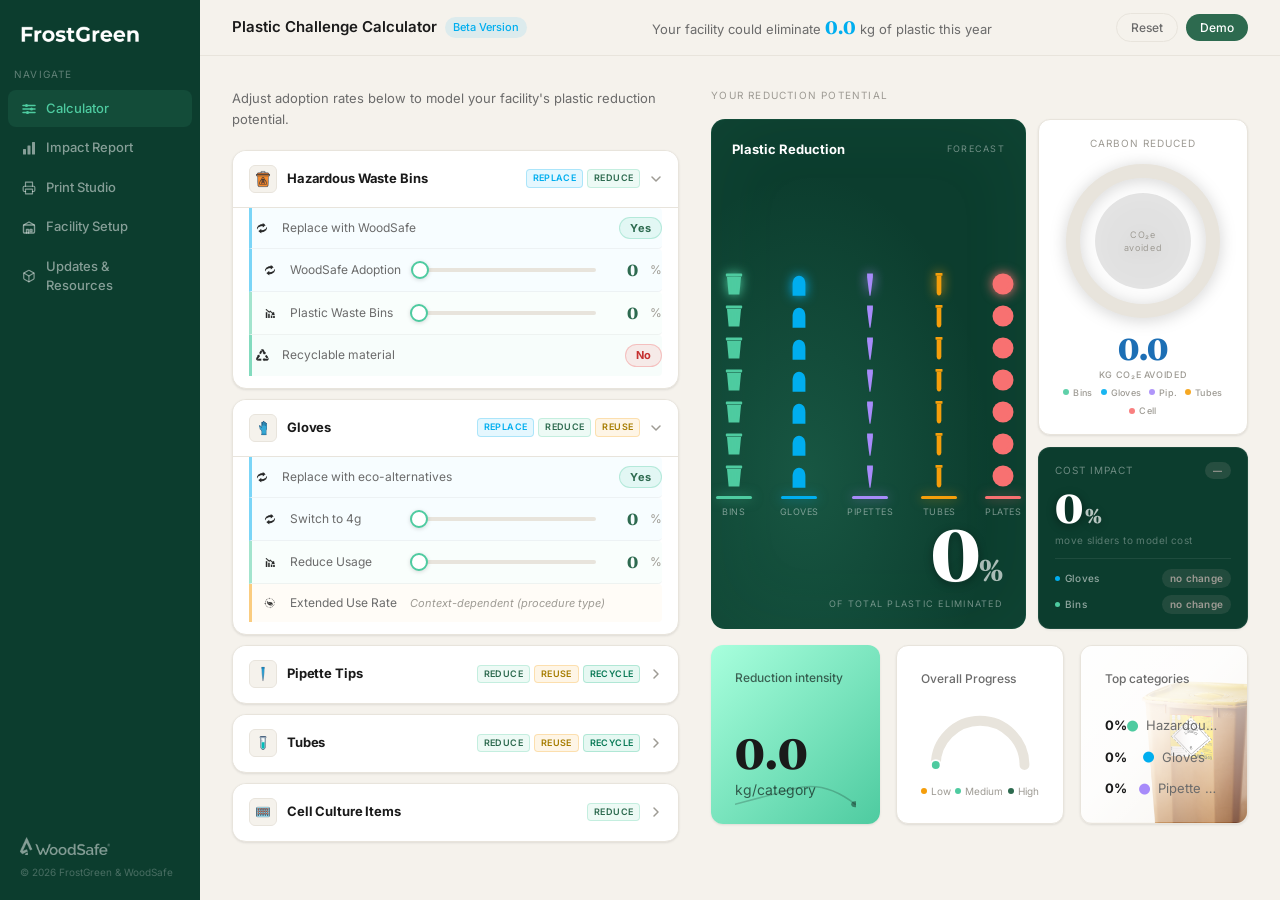
<file: index.html>
<!DOCTYPE html>
<html lang="en">

<head>
    <meta charset="UTF-8">
    <meta name="viewport" content="width=device-width, initial-scale=1.0">
    <title>Plastic Challenge Calculator</title>
    <link rel="preconnect" href="https://fonts.googleapis.com">
    <link rel="preconnect" href="https://fonts.gstatic.com" crossorigin>
    <link
        href="https://fonts.googleapis.com/css2?family=Fraunces:opsz,wght@9..144,700;9..144,800&family=Inter:wght@400;500;600&display=swap"
        rel="stylesheet">
    <link rel="stylesheet" href="style.css">
</head>

<body>

    <!-- ═══════════════════════ SIDEBAR ═══════════════════════ -->
    <aside class="sidebar">
        <div class="sidebar-logo">
            <img src="FrostGreen and WoodSafe BrandKit/FrostGreen without Tree Vektor_2025 3.png" alt="FrostGreen"
                class="logo-frostgreen">
        </div>

        <div class="nav-overline">Navigate</div>

        <nav class="sidebar-nav">
            <a class="nav-item active" data-page-target="calculator" role="button" tabindex="0">
                <svg width="14" height="14" viewBox="0 0 14 14" fill="none" aria-hidden="true">
                    <line x1="1" y1="3.5" x2="13" y2="3.5" stroke="currentColor" stroke-width="1.5"
                        stroke-linecap="round" />
                    <circle cx="4.5" cy="3.5" r="1.5" fill="currentColor" />
                    <line x1="1" y1="7" x2="13" y2="7" stroke="currentColor" stroke-width="1.5"
                        stroke-linecap="round" />
                    <circle cx="9.5" cy="7" r="1.5" fill="currentColor" />
                    <line x1="1" y1="10.5" x2="13" y2="10.5" stroke="currentColor" stroke-width="1.5"
                        stroke-linecap="round" />
                    <circle cx="5.5" cy="10.5" r="1.5" fill="currentColor" />
                </svg>
                <span class="nav-label">Calculator</span>
            </a>
            <a class="nav-item" data-page-target="impact" role="button" tabindex="0">
                <svg width="14" height="14" viewBox="0 0 14 14" fill="currentColor" aria-hidden="true">
                    <rect x="1" y="8" width="3" height="5.5" rx="0.5" />
                    <rect x="5.5" y="4.5" width="3" height="9" rx="0.5" />
                    <rect x="10" y="1" width="3" height="12.5" rx="0.5" />
                </svg>
                <span class="nav-label">Impact Report</span>
            </a>
            <a class="nav-item" data-page-target="print" role="button" tabindex="0">
                <svg width="14" height="14" viewBox="0 0 24 24" fill="none" stroke="currentColor" stroke-width="2"
                    stroke-linecap="round" stroke-linejoin="round" aria-hidden="true">
                    <polyline points="6 9 6 2 18 2 18 9"></polyline>
                    <path d="M6 18H4a2 2 0 0 1-2-2v-5a2 2 0 0 1 2-2h16a2 2 0 0 1 2 2v5a2 2 0 0 1-2 2h-2"></path>
                    <rect x="6" y="14" width="12" height="8"></rect>
                </svg>
                <span class="nav-label">Print Studio</span>
            </a>
            <a class="nav-item" data-page-target="setup" role="button" tabindex="0">
                <svg width="14" height="14" viewBox="0 0 14 14" fill="none" stroke="currentColor" stroke-width="1.4"
                    stroke-linecap="round" stroke-linejoin="round" aria-hidden="true">
                    <rect x="1.5" y="5" width="11" height="8" rx="1" />
                    <path d="M4.5 13V9.5h2V13" />
                    <rect x="8" y="9.5" width="2" height="2" rx="0.3" />
                    <path d="M1.5 5L7 2l5.5 3" />
                </svg>
                <span class="nav-label">Facility Setup</span>
            </a>
            <a class="nav-item" data-page-target="updates" role="button" tabindex="0">
                <svg width="14" height="14" viewBox="0 0 24 24" fill="none" stroke="currentColor" stroke-width="2"
                    stroke-linecap="round" stroke-linejoin="round" aria-hidden="true">
                    <path
                        d="M21 16V8a2 2 0 0 0-1-1.73l-7-4a2 2 0 0 0-2 0l-7 4A2 2 0 0 0 3 8v8a2 2 0 0 0 1 1.73l7 4a2 2 0 0 0 2 0l7-4A2 2 0 0 0 21 16z">
                    </path>
                    <polyline points="3.27 6.96 12 12.01 20.73 6.96"></polyline>
                    <line x1="12" y1="22.08" x2="12" y2="12"></line>
                </svg>
                <span class="nav-label">Updates &amp; Resources</span>
            </a>
        </nav>

        <div class="sidebar-bottom">
            <img src="FrostGreen and WoodSafe BrandKit/WoodSafe_Logo Black.png" alt="WoodSafe" class="logo-woodsafe">
            <span class="copyright">&copy; 2026 FrostGreen &amp; WoodSafe</span>
        </div>
    </aside>

    <!-- ═══════════════════════ TOP BAR ═══════════════════════ -->
    <header class="topbar">
        <div class="topbar-title">
            <span>Plastic Challenge Calculator</span>
            <span class="brand-pill">Beta Version</span>
        </div>
        <div class="topbar-stat">
            Your facility could eliminate
            <span id="topBarWeight" class="topbar-number">0.0</span>
            kg of plastic this year
        </div>
        <div class="topbar-actions">
            <button id="resetBtn" class="btn-ghost">Reset</button>
            <button id="demoBtn" class="btn-filled">Demo</button>
        </div>
    </header>

    <!-- ═══════════════════════ MAIN CONTENT ═══════════════════════ -->
    <main class="main-content">

        <!-- ──────────── PAGE 1: CALCULATOR ──────────── -->
        <div id="page-calculator" data-page="calculator">
            <div class="calculator-grid">

                <!-- LEFT: Sliders -->
                <div class="sliders-column">
                    <p class="sliders-intro">Adjust adoption rates below to model your facility's plastic reduction
                        potential.</p>

                    <!-- Hazardous Waste Bins -->
                    <div class="category-group">
                        <div class="category-group-header">
                            <img src="Action Icons/Hazardous Waste Bins.png" alt="Hazardous Waste Bins"
                                class="cat-icon-sidebar">
                            <span class="label">Hazardous Waste Bins</span>
                            <span class="re-badges">
                                <span class="re-badge re-replace">Replace</span>
                                <span class="re-badge re-reduce">Reduce</span>
                            </span>
                            <svg class="chevron" width="12" height="12" viewBox="0 0 12 12" fill="none"
                                stroke="currentColor" stroke-width="1.5" stroke-linecap="round" stroke-linejoin="round"
                                aria-hidden="true">
                                <polyline points="2,4 6,8 10,4" />
                            </svg>
                        </div>
                        <div class="sliders-body">
                            <!-- Replace row (yes/no) -->
                            <div class="yn-row action-row-replace">
                                <img src="RE Icons/Replace.png" alt="Replace" class="re-icon">
                                <span class="yn-label">Replace with WoodSafe</span>
                                <span class="yn-badge yn-yes">Yes</span>
                            </div>
                            <div id="woodsafeSliderRow" class="slider-row action-row-replace">
                                <img src="RE Icons/Replace.png" alt="Replace" class="re-icon">
                                <label>WoodSafe Adoption</label>
                                <input type="range" data-control="bins_woodsafe" data-default="70" min="0" max="100"
                                    value="70">
                                <span class="slider-value">70</span><span class="slider-unit">%</span>
                            </div>
                            <div class="slider-row action-row-reduce">
                                <img src="RE Icons/Reduce.png" alt="Reduce" class="re-icon">
                                <label>Plastic Waste Bins</label>
                                <input type="range" data-control="bins_reduce" data-default="30" min="0" max="100"
                                    value="30">
                                <span class="slider-value">30</span><span class="slider-unit">%</span>
                            </div>
                            <div id="gloveBinHint"
                                style="display:none; margin: -2px 0 6px 28px; padding: 5px 10px; background: rgba(78,203,160,0.13); border-left: 2px solid #4ECBA0; border-radius: 0 6px 6px 0; font-size: 11.5px; color: #0f2018; transition: opacity 0.3s ease;">
                                <span style="color:#2a7a5a;">↑</span>&nbsp;<strong style="color:#2a7a5a;">+<span
                                        id="gloveBinVal">0.0</span>%</strong>&nbsp;contributed by Gloves reduction
                            </div>
                            <!-- Recycle row (yes/no) -->
                            <div class="yn-row action-row-recycle">
                                <img src="RE Icons/Recycle.png" alt="Recycle" class="re-icon">
                                <span class="yn-label">Recyclable material</span>
                                <span class="yn-badge yn-no">No</span>
                            </div>
                        </div>
                    </div>

                    <!-- Gloves -->
                    <div class="category-group">
                        <div class="category-group-header">
                            <img src="Action Icons/Gloves.png" alt="Gloves" class="cat-icon-sidebar">
                            <span class="label">Gloves</span>
                            <span class="re-badges">
                                <span class="re-badge re-replace">Replace</span>
                                <span class="re-badge re-reduce">Reduce</span>
                                <span class="re-badge re-reuse">Reuse</span>
                            </span>
                            <svg class="chevron" width="12" height="12" viewBox="0 0 12 12" fill="none"
                                stroke="currentColor" stroke-width="1.5" stroke-linecap="round" stroke-linejoin="round"
                                aria-hidden="true">
                                <polyline points="2,4 6,8 10,4" />
                            </svg>
                        </div>
                        <div class="sliders-body">
                            <!-- Replace row (yes/no) -->
                            <div class="yn-row action-row-replace">
                                <img src="RE Icons/Replace.png" alt="Replace" class="re-icon">
                                <span class="yn-label">Replace with eco-alternatives</span>
                                <span class="yn-badge yn-yes">Yes</span>
                            </div>
                            <div class="slider-row action-row-replace">
                                <img src="RE Icons/Replace.png" alt="Replace" class="re-icon">
                                <label>Switch to 4g</label>
                                <input type="range" data-control="gloves_replace" data-default="100" min="0" max="100"
                                    value="100">
                                <span class="slider-value">100</span><span class="slider-unit">%</span>
                            </div>
                            <div class="slider-row action-row-reduce">
                                <img src="RE Icons/Reduce.png" alt="Reduce" class="re-icon">
                                <label>Reduce Usage</label>
                                <input type="range" data-control="gloves_reduce" data-default="20" min="0" max="100"
                                    value="20">
                                <span class="slider-value">20</span><span class="slider-unit">%</span>
                            </div>
                            <div class="slider-row action-row-reuse">
                                <img src="RE Icons/Reuse.png" alt="Reuse" class="re-icon">
                                <label>Extended Use Rate</label>
                                <span class="yn-note">Context-dependent (procedure type)</span>
                            </div>
                        </div>
                    </div>

                    <!-- Pipette Tips -->
                    <div class="category-group collapsed">
                        <div class="category-group-header">
                            <img src="Action Icons/Pipette tips.png" alt="Pipette Tips" class="cat-icon-sidebar">
                            <span class="label">Pipette Tips</span>
                            <span class="re-badges">
                                <span class="re-badge re-reduce">Reduce</span>
                                <span class="re-badge re-reuse">Reuse</span>
                                <span class="re-badge re-recycle">Recycle</span>
                            </span>
                            <svg class="chevron" width="12" height="12" viewBox="0 0 12 12" fill="none"
                                stroke="currentColor" stroke-width="1.5" stroke-linecap="round" stroke-linejoin="round"
                                aria-hidden="true">
                                <polyline points="2,4 6,8 10,4" />
                            </svg>
                        </div>
                        <div class="sliders-body">
                            <div class="slider-row action-row-reduce">
                                <img src="RE Icons/Reduce.png" alt="Reduce" class="re-icon">
                                <label>Large Tips</label>
                                <input type="range" data-control="pipettes_large" data-default="50" min="0" max="100"
                                    value="50">
                                <span class="slider-value">50</span><span class="slider-unit">%</span>
                            </div>
                            <div class="slider-row action-row-reduce">
                                <img src="RE Icons/Reduce.png" alt="Reduce" class="re-icon">
                                <label>Medium Tips</label>
                                <input type="range" data-control="pipettes_medium" data-default="50" min="0" max="100"
                                    value="50">
                                <span class="slider-value">50</span><span class="slider-unit">%</span>
                            </div>
                            <div class="slider-row action-row-reduce">
                                <img src="RE Icons/Reduce.png" alt="Reduce" class="re-icon">
                                <label>Small Tips</label>
                                <input type="range" data-control="pipettes_small" data-default="50" min="0" max="100"
                                    value="50">
                                <span class="slider-value">50</span><span class="slider-unit">%</span>
                            </div>
                            <div class="yn-row action-row-reuse">
                                <img src="RE Icons/Reuse.png" alt="Reuse" class="re-icon">
                                <span class="yn-label">Autoclave-safe reusable tips</span>
                                <span class="yn-badge yn-yes">Yes</span>
                            </div>
                            <div class="yn-row action-row-recycle">
                                <img src="RE Icons/Recycle.png" alt="Recycle" class="re-icon">
                                <span class="yn-label">Recyclable (non-hazardous)</span>
                                <span class="yn-badge yn-yes">Yes</span>
                            </div>
                        </div>
                    </div>

                    <!-- Tubes -->
                    <div class="category-group collapsed">
                        <div class="category-group-header">
                            <img src="Action Icons/Tubes.png" alt="Tubes" class="cat-icon-sidebar">
                            <span class="label">Tubes</span>
                            <span class="re-badges">
                                <span class="re-badge re-reduce">Reduce</span>
                                <span class="re-badge re-reuse">Reuse</span>
                                <span class="re-badge re-recycle">Recycle</span>
                            </span>
                            <svg class="chevron" width="12" height="12" viewBox="0 0 12 12" fill="none"
                                stroke="currentColor" stroke-width="1.5" stroke-linecap="round" stroke-linejoin="round"
                                aria-hidden="true">
                                <polyline points="2,4 6,8 10,4" />
                            </svg>
                        </div>
                        <div class="sliders-body">
                            <div class="slider-row action-row-reduce">
                                <img src="RE Icons/Reduce.png" alt="Reduce" class="re-icon">
                                <label>Large Tubes</label>
                                <input type="range" data-control="tubes_large" data-default="50" min="0" max="100"
                                    value="50">
                                <span class="slider-value">50</span><span class="slider-unit">%</span>
                            </div>
                            <div class="slider-row action-row-reduce">
                                <img src="RE Icons/Reduce.png" alt="Reduce" class="re-icon">
                                <label>Small Tubes</label>
                                <input type="range" data-control="tubes_small" data-default="50" min="0" max="100"
                                    value="50">
                                <span class="slider-value">50</span><span class="slider-unit">%</span>
                            </div>
                            <div class="yn-row action-row-reuse">
                                <img src="RE Icons/Reuse.png" alt="Reuse" class="re-icon">
                                <span class="yn-label">Reusable glass alternatives</span>
                                <span class="yn-badge yn-yes">Yes</span>
                            </div>
                            <div class="yn-row action-row-recycle">
                                <img src="RE Icons/Recycle.png" alt="Recycle" class="re-icon">
                                <span class="yn-label">Recyclable (non-hazardous)</span>
                                <span class="yn-badge yn-yes">Yes</span>
                            </div>
                        </div>
                    </div>

                    <!-- Cell Culture Items -->
                    <div class="category-group collapsed">
                        <div class="category-group-header">
                            <img src="Action Icons/Cell Culture.png" alt="Cell Culture Items" class="cat-icon-sidebar">
                            <span class="label">Cell Culture Items</span>
                            <span class="re-badges">
                                <span class="re-badge re-reduce">Reduce</span>
                            </span>
                            <svg class="chevron" width="12" height="12" viewBox="0 0 12 12" fill="none"
                                stroke="currentColor" stroke-width="1.5" stroke-linecap="round" stroke-linejoin="round"
                                aria-hidden="true">
                                <polyline points="2,4 6,8 10,4" />
                            </svg>
                        </div>
                        <div class="sliders-body">
                            <div class="slider-row action-row-reduce">
                                <img src="RE Icons/Reduce.png" alt="Reduce" class="re-icon">
                                <label>Cell Culture Items</label>
                                <input type="range" data-control="cell_culture" data-default="30" min="0" max="100"
                                    value="30">
                                <span class="slider-value">30</span><span class="slider-unit">%</span>
                            </div>
                        </div>
                    </div>

                </div><!-- /sliders-column -->

                <!-- RIGHT: Bento Impact Grid -->
                <div class="bento-column">
                    <div class="bento-overline">Your Reduction Potential</div>
                    <div class="bento-grid">

                        <!-- Cell A: Hero — col 1/3, row 1/3 — Category Columns -->
                        <div class="bento-cell bento-hero reveal-section" id="heroProgressCard" role="img"
                            aria-label="Plastic reduction forecast: 0% eliminated">

                            <!-- Radial glow background -->
                            <div class="hero-col-glow"></div>

                            <!-- Corner labels -->
                            <span class="hero-col-label-tl">Plastic Reduction</span>
                            <span class="hero-col-label-tr">FORECAST</span>

                            <!-- Five category columns -->
                            <div class="hero-col-row">

                                <!-- Bins -->
                                <div class="hero-col" data-cat="bins" data-col="0" aria-label="Bins: 7 of 7 remaining">
                                    <div class="hero-col-stack"></div>
                                    <div class="hero-col-base"
                                        style="background:#4ECBA0;box-shadow:0 0 12px rgba(78,203,160,0.6)"></div>
                                    <span class="hero-col-name">BINS</span>
                                </div>

                                <!-- Gloves -->
                                <div class="hero-col" data-cat="gloves" data-col="1"
                                    aria-label="Gloves: 7 of 7 remaining">
                                    <div class="hero-col-stack"></div>
                                    <div class="hero-col-base"
                                        style="background:#00AEEF;box-shadow:0 0 12px rgba(0,174,239,0.6)"></div>
                                    <span class="hero-col-name">GLOVES</span>
                                </div>

                                <!-- Pipettes -->
                                <div class="hero-col" data-cat="pipettes" data-col="2"
                                    aria-label="Pipettes: 7 of 7 remaining">
                                    <div class="hero-col-stack"></div>
                                    <div class="hero-col-base"
                                        style="background:#A78BFA;box-shadow:0 0 12px rgba(167,139,250,0.6)"></div>
                                    <span class="hero-col-name">PIPETTES</span>
                                </div>

                                <!-- Tubes -->
                                <div class="hero-col" data-cat="tubes" data-col="3"
                                    aria-label="Tubes: 7 of 7 remaining">
                                    <div class="hero-col-stack"></div>
                                    <div class="hero-col-base"
                                        style="background:#F59E0B;box-shadow:0 0 12px rgba(245,158,11,0.6)"></div>
                                    <span class="hero-col-name">TUBES</span>
                                </div>

                                <!-- Culture -->
                                <div class="hero-col" data-cat="culture" data-col="4"
                                    aria-label="Plates: 7 of 7 remaining">
                                    <div class="hero-col-stack"></div>
                                    <div class="hero-col-base"
                                        style="background:#F87171;box-shadow:0 0 12px rgba(248,113,113,0.6)"></div>
                                    <span class="hero-col-name">PLATES</span>
                                </div>
                            </div>

                            <!-- Big number readout — bottom right -->
                            <div class="hero-col-readout" id="gaugeNeedle">
                                <div class="hero-col-readout-num">
                                    <span id="mainGaugeValue">0</span><span class="hero-col-pct">%</span>
                                </div>
                                <div class="hero-col-readout-sub">OF TOTAL PLASTIC ELIMINATED</div>
                            </div>
                        </div>



                        <!-- Cell B: Carbon donut — col 3, row 1 (stretches to fill 1fr row) -->
                        <div class="bento-cell bento-carbon reveal-section">

                            <div class="ring-label">Carbon Reduced</div>

                            <!-- Bigger donut: r=70, viewBox 180×180 -->
                            <svg class="carbon-donut-svg" width="180" height="180" viewBox="0 0 180 180">
                                <!-- Track ring -->
                                <circle cx="90" cy="90" r="70" fill="none" stroke="var(--ring-track)"
                                    stroke-width="14" />

                                <!-- Category segments — clockwise from 12 o'clock, updated by updateCarbonDonut() -->
                                <!-- Bins: mint -->
                                <circle id="carbonSegBins" cx="90" cy="90" r="70" fill="none" stroke="#4ECBA0"
                                    stroke-width="14" stroke-linecap="butt" transform="rotate(-90 90 90)"
                                    style="stroke-dasharray:0 439.82;stroke-dashoffset:0" />
                                <!-- Gloves: cyan -->
                                <circle id="carbonSegGloves" cx="90" cy="90" r="70" fill="none" stroke="#00AEEF"
                                    stroke-width="14" stroke-linecap="butt" transform="rotate(-90 90 90)"
                                    style="stroke-dasharray:0 439.82;stroke-dashoffset:0" />
                                <!-- Pipettes: violet -->
                                <circle id="carbonSegPipettes" cx="90" cy="90" r="70" fill="none" stroke="#A78BFA"
                                    stroke-width="14" stroke-linecap="butt" transform="rotate(-90 90 90)"
                                    style="stroke-dasharray:0 439.82;stroke-dashoffset:0" />
                                <!-- Tubes: amber -->
                                <circle id="carbonSegTubes" cx="90" cy="90" r="70" fill="none" stroke="#F59E0B"
                                    stroke-width="14" stroke-linecap="butt" transform="rotate(-90 90 90)"
                                    style="stroke-dasharray:0 439.82;stroke-dashoffset:0" />
                                <!-- Cell Culture: coral -->
                                <circle id="carbonSegCulture" cx="90" cy="90" r="70" fill="none" stroke="#F87171"
                                    stroke-width="14" stroke-linecap="butt" transform="rotate(-90 90 90)"
                                    style="stroke-dasharray:0 439.82;stroke-dashoffset:0" />

                                <!-- Center depth disc -->
                                <circle cx="90" cy="90" r="48" fill="rgba(0,0,0,0.10)" />

                                <!-- Center label (static, number shown below) -->
                                <g id="carbonNeedle">
                                    <text x="90" y="87" text-anchor="middle"
                                        style="font-size:9px;font-family:Inter,sans-serif;letter-spacing:0.07em;fill:var(--text-muted)">CO₂e</text>
                                    <text x="90" y="100" text-anchor="middle"
                                        style="font-size:9px;font-family:Inter,sans-serif;letter-spacing:0.07em;fill:var(--text-muted)">avoided</text>
                                </g>
                            </svg>

                            <!-- Absolute kg CO₂e — animated by animateValue() in controls.js -->
                            <div class="carbon-kg-display">
                                <span id="carbonKgValue" class="carbon-kg-number">0.0</span>
                                <span class="carbon-kg-unit">kg CO₂e avoided</span>
                            </div>

                            <!-- Category colour legend -->
                            <div class="carbon-legend">
                                <span class="carbon-legend-item">
                                    <span class="carbon-legend-dot" style="background:#4ECBA0"></span>
                                    <span class="carbon-legend-label">Bins</span>
                                </span>
                                <span class="carbon-legend-item">
                                    <span class="carbon-legend-dot" style="background:#00AEEF"></span>
                                    <span class="carbon-legend-label">Gloves</span>
                                </span>
                                <span class="carbon-legend-item">
                                    <span class="carbon-legend-dot" style="background:#A78BFA"></span>
                                    <span class="carbon-legend-label">Pip.</span>
                                </span>
                                <span class="carbon-legend-item">
                                    <span class="carbon-legend-dot" style="background:#F59E0B"></span>
                                    <span class="carbon-legend-label">Tubes</span>
                                </span>
                                <span class="carbon-legend-item">
                                    <span class="carbon-legend-dot" style="background:#F87171"></span>
                                    <span class="carbon-legend-label">Cell</span>
                                </span>
                            </div>

                        </div>

                        <!-- Cell C: Cost impact — col 3, row 2 -->
                        <div id="costCellContainer" class="bento-cell bento-cost reveal-section">

                            <!-- Header: label + direction pill -->
                            <div class="cost-header">
                                <span class="ring-label">Cost Impact</span>
                                <span id="costDirectionLabel" class="cost-dir-pill cost-dir-neutral">—</span>
                            </div>

                            <!-- Net percentage (big number) -->
                            <div id="costNeedle" class="cost-net-num">
                                <span id="costValue">0</span><span class="cost-pct-sym">%</span>
                            </div>

                            <!-- Contextual verb -->
                            <p id="costNetVerb" class="cost-verb">move sliders to model cost</p>

                            <!-- Divider -->
                            <div class="cost-divider"></div>

                            <!-- Component breakdown rows -->
                            <div class="cost-breakdown">
                                <div class="cost-breakdown-row">
                                    <span class="cost-cat-label">
                                        <span class="cost-cat-dot" style="background: var(--accent-cyan)"></span>
                                        Gloves
                                    </span>
                                    <span id="costGlovesPill" class="cost-split-pill cost-pill-neutral">—</span>
                                </div>
                                <div class="cost-breakdown-row">
                                    <span class="cost-cat-label">
                                        <span class="cost-cat-dot" style="background: var(--accent-mint)"></span>
                                        Bins
                                    </span>
                                    <span id="costBinsPill" class="cost-split-pill cost-pill-neutral">—</span>
                                </div>
                            </div>

                        </div>

                        <!-- Cells D, E, F removed and moved to Impact Report per user request -->
                    </div><!-- /bento-grid -->

                    <!-- Stats Strip — Matching reference image design -->
                    <div class="stats-strip" style="grid-template-columns: repeat(3, 1fr);">


                        <!-- Card 2: Reduction Intensity -->
                        <div class="stats-card stats-card-intensity">
                            <span class="stats-card-label">Reduction intensity</span>
                            <span id="statsReductionIntensity" class="stats-card-big-number">0.0</span>
                            <span class="stats-card-unit">kg/category</span>
                            <svg class="stats-mini-chart" viewBox="0 0 120 40" preserveAspectRatio="none">
                                <path id="statsMiniChartPath" d="M0,35 Q30,30 60,20 T120,10" fill="none"
                                    stroke="var(--accent-mint)" stroke-width="2" stroke-linecap="round" />
                                <circle id="statsMiniChartDot" cx="120" cy="10" r="4" fill="var(--accent-mint)" />
                            </svg>
                        </div>

                        <!-- Card 3: Overall Progress (gauge instead of scopes) -->
                        <div class="stats-card stats-card-progress">
                            <span class="stats-card-label">Overall Progress</span>
                            <svg class="stats-gauge" viewBox="0 0 120 76">
                                <defs>
                                    <linearGradient id="gaugeGrad" x1="0%" y1="0%" x2="100%" y2="0%">
                                        <stop offset="0%" stop-color="#F59E0B" />
                                        <stop offset="50%" stop-color="#4ECBA0" />
                                        <stop offset="100%" stop-color="#2D6A4F" />
                                    </linearGradient>
                                </defs>
                                <path d="M15,65 A45,45 0 0,1 105,65" fill="none" stroke="var(--ring-track)"
                                    stroke-width="10" stroke-linecap="round" />
                                <path id="statsGaugeArc" d="M15,65 A45,45 0 0,1 105,65" fill="none"
                                    stroke="url(#gaugeGrad)" stroke-width="10" stroke-linecap="round" />
                                <circle id="statsGaugeDot" cx="60" cy="20" r="5" fill="var(--accent-mint)" stroke="#fff"
                                    stroke-width="2" />
                            </svg>
                            <div class="stats-gauge-labels">
                                <span class="stats-gauge-label-item"><span class="stats-gauge-dot"
                                        style="background:#F59E0B"></span>Low</span>
                                <span class="stats-gauge-label-item"><span class="stats-gauge-dot"
                                        style="background:#4ECBA0"></span>Medium</span>
                                <span class="stats-gauge-label-item"><span class="stats-gauge-dot"
                                        style="background:#2D6A4F"></span>High</span>
                            </div>
                        </div>

                        <!-- Card 4: Top Categories -->
                        <div class="stats-card stats-card-categories">
                            <span class="stats-card-label">Top categories</span>
                            <div class="stats-cat-list">
                                <div class="stats-cat-row" id="statsTopCat1">
                                    <span class="stats-cat-pct">0%</span>
                                    <span class="stats-cat-icon" style="color:var(--accent-mint)">⬤</span>
                                    <span class="stats-cat-name">—</span>
                                </div>
                                <div class="stats-cat-row" id="statsTopCat2">
                                    <span class="stats-cat-pct">0%</span>
                                    <span class="stats-cat-icon" style="color:var(--accent-cyan)">⬤</span>
                                    <span class="stats-cat-name">—</span>
                                </div>
                                <div class="stats-cat-row" id="statsTopCat3">
                                    <span class="stats-cat-pct">0%</span>
                                    <span class="stats-cat-icon" style="color:#A78BFA">⬤</span>
                                    <span class="stats-cat-name">—</span>
                                </div>
                            </div>
                        </div>
                    </div><!-- /stats-strip -->

                </div><!-- /bento-column -->

            </div><!-- /calculator-grid -->
        </div><!-- /page-calculator -->

        <!-- ──────────── PAGE 2: IMPACT REPORT ──────────── -->
        <div id="page-impact" data-page="impact" style="display:none;opacity:0">

            <div class="impact-callout">
                <p class="impact-heading">Turn insight into action.</p>
                <p class="impact-body">The categories below show where WoodSafe products deliver the greatest impact for
                    your facility.</p>
                <p class="impact-top-cat">Highest impact category:
                    <span id="topCategoryName" class="mint-pill">Hazardous Waste Bins</span>
                </p>
            </div>

            <!-- Impact Stats Strip — Same style as calculator page -->
            <div class="stats-strip">
                <div class="stats-card stats-card-forest">
                    <div class="stats-card-forest-overlay"></div>
                    <div class="stats-card-forest-content">
                        <span class="stats-card-label">Total plastic reduced</span>
                        <span id="impactStatsWeight" class="stats-card-big-number">0.0</span>
                        <span class="stats-card-unit">kg</span>
                    </div>
                </div>
                <!-- Wrapper to keep them in one grid column -->
                <div style="display: flex; flex-direction: column; gap: 16px; height: 100%;">
                    <div class="stats-card"
                        style="min-height: auto; padding: 16px; flex: 1; align-items: center; justify-content: center; text-align: center;">
                        <span class="stats-card-label" style="margin-bottom: 2px;">Weight Reduced</span>
                        <div style="display: flex; align-items: baseline; gap: 4px;">
                            <span id="weightReduced" class="stats-card-big-number" style="font-size: 28px;">0</span>
                            <span class="stats-card-unit">kg</span>
                        </div>
                    </div>
                    <div class="stats-card"
                        style="min-height: auto; padding: 16px; flex: 1; align-items: center; justify-content: center; text-align: center;">
                        <span class="stats-card-label" style="margin-bottom: 2px;">Carbon Avoided</span>
                        <div style="display: flex; align-items: baseline; gap: 4px;">
                            <span id="carbonAvoided" class="stats-card-big-number"
                                style="font-size: 28px; color: var(--accent-carbon);">0</span>
                            <span class="stats-card-unit">kg CO&#x2082;e</span>
                        </div>
                    </div>
                </div>
                <div class="stats-card stats-card-progress">
                    <span class="stats-card-label">Overall Progress</span>
                    <svg class="stats-gauge" viewBox="0 0 120 76">
                        <defs>
                            <linearGradient id="gaugeGrad2" x1="0%" y1="0%" x2="100%" y2="0%">
                                <stop offset="0%" stop-color="#F59E0B" />
                                <stop offset="50%" stop-color="#4ECBA0" />
                                <stop offset="100%" stop-color="#2D6A4F" />
                            </linearGradient>
                        </defs>
                        <path d="M15,65 A45,45 0 0,1 105,65" fill="none" stroke="var(--ring-track)" stroke-width="10"
                            stroke-linecap="round" />
                        <path id="impactGaugeArc" d="M15,65 A45,45 0 0,1 105,65" fill="none" stroke="url(#gaugeGrad2)"
                            stroke-width="10" stroke-linecap="round" />
                        <circle id="impactGaugeDot" cx="60" cy="20" r="5" fill="var(--accent-mint)" stroke="#fff"
                            stroke-width="2" />
                    </svg>
                    <div class="stats-gauge-labels">
                        <span class="stats-gauge-label-item"><span class="stats-gauge-dot"
                                style="background:#F59E0B"></span>Low</span>
                        <span class="stats-gauge-label-item"><span class="stats-gauge-dot"
                                style="background:#4ECBA0"></span>Medium</span>
                        <span class="stats-gauge-label-item"><span class="stats-gauge-dot"
                                style="background:#2D6A4F"></span>High</span>
                    </div>
                </div>
                <div class="stats-card stats-card-categories">
                    <span class="stats-card-label">Top categories</span>
                    <div class="stats-cat-list">
                        <div class="stats-cat-row" id="impactTopCat1">
                            <span class="stats-cat-pct">0%</span>
                            <span class="stats-cat-icon" style="color:var(--accent-mint)">⬤</span>
                            <span class="stats-cat-name">—</span>
                        </div>
                        <div class="stats-cat-row" id="impactTopCat2">
                            <span class="stats-cat-pct">0%</span>
                            <span class="stats-cat-icon" style="color:var(--accent-cyan)">⬤</span>
                            <span class="stats-cat-name">—</span>
                        </div>
                        <div class="stats-cat-row" id="impactTopCat3">
                            <span class="stats-cat-pct">0%</span>
                            <span class="stats-cat-icon" style="color:#A78BFA">⬤</span>
                            <span class="stats-cat-name">—</span>
                        </div>
                    </div>
                </div>
            </div><!-- /impact stats-strip -->

            <!-- Bins -->
            <div class="impact-card">
                <div class="impact-ring-wrap">
                    <svg width="120" height="120" viewBox="0 0 120 120">
                        <circle cx="60" cy="60" r="50" fill="none" stroke="var(--ring-track)" stroke-width="8" />
                        <circle id="bar_bins_ring" cx="60" cy="60" r="50" fill="none" stroke="var(--accent-mint)"
                            stroke-width="8" stroke-linecap="round" transform="rotate(-90 60 60)"
                            style="stroke-dasharray:314.16;stroke-dashoffset:314.16;transition:stroke-dashoffset 600ms ease" />
                        <text id="bins_ring_pct" x="60" y="60" text-anchor="middle" dominant-baseline="middle"
                            style="font-family:Fraunces,serif;font-size:21px;font-weight:800;fill:var(--accent-mint)">0%</text>
                    </svg>
                </div>
                <div class="impact-card-right">
                    <div class="impact-card-info">
                        <h3>Hazardous Waste Bins</h3>
                        <p class="stat-line">Before: <span id="pre_bins">&#8212;</span> kg</p>
                        <p class="stat-line">After: <span id="post_bins">&#8212;</span> kg</p>
                        <span id="change_bins" class="change-badge">&#8212;</span>
                    </div>
                    <div class="bar-track">
                        <div id="bar_bins"
                            style="height:4px;background:var(--accent-mint);border-radius:2px;transition:width 600ms ease;width:0%">
                        </div>
                    </div>
                </div>
            </div>

            <!-- Gloves -->
            <div class="impact-card">
                <div class="impact-ring-wrap">
                    <svg width="120" height="120" viewBox="0 0 120 120">
                        <circle cx="60" cy="60" r="50" fill="none" stroke="var(--ring-track)" stroke-width="8" />
                        <circle id="bar_gloves_ring" cx="60" cy="60" r="50" fill="none" stroke="var(--accent-cyan)"
                            stroke-width="8" stroke-linecap="round" transform="rotate(-90 60 60)"
                            style="stroke-dasharray:314.16;stroke-dashoffset:314.16;transition:stroke-dashoffset 600ms ease" />
                        <text id="gloves_ring_pct" x="60" y="60" text-anchor="middle" dominant-baseline="middle"
                            style="font-family:Fraunces,serif;font-size:21px;font-weight:800;fill:var(--accent-cyan)">0%</text>
                    </svg>
                </div>
                <div class="impact-card-right">
                    <div class="impact-card-info">
                        <h3>Gloves</h3>
                        <p class="stat-line">Before: <span id="pre_gloves">&#8212;</span> kg</p>
                        <p class="stat-line">After: <span id="post_gloves">&#8212;</span> kg</p>
                        <span id="change_gloves" class="change-badge">&#8212;</span>
                    </div>
                    <div class="bar-track">
                        <div id="bar_gloves"
                            style="height:4px;background:var(--accent-cyan);border-radius:2px;transition:width 600ms ease;width:0%">
                        </div>
                    </div>
                </div>
            </div>

            <!-- Pipettes -->
            <div class="impact-card">
                <div class="impact-ring-wrap">
                    <svg width="120" height="120" viewBox="0 0 120 120">
                        <circle cx="60" cy="60" r="50" fill="none" stroke="var(--ring-track)" stroke-width="8" />
                        <circle id="bar_pipettes_ring" cx="60" cy="60" r="50" fill="none" stroke="#A78BFA"
                            stroke-width="8" stroke-linecap="round" transform="rotate(-90 60 60)"
                            style="stroke-dasharray:314.16;stroke-dashoffset:314.16;transition:stroke-dashoffset 600ms ease" />
                        <text id="pipettes_ring_pct" x="60" y="60" text-anchor="middle" dominant-baseline="middle"
                            style="font-family:Fraunces,serif;font-size:21px;font-weight:800;fill:#A78BFA">0%</text>
                    </svg>
                </div>
                <div class="impact-card-right">
                    <div class="impact-card-info">
                        <h3>Pipette Tips</h3>
                        <p class="stat-line">Before: <span id="pre_pipettes">&#8212;</span> kg</p>
                        <p class="stat-line">After: <span id="post_pipettes">&#8212;</span> kg</p>
                        <span id="change_pipettes" class="change-badge">&#8212;</span>
                    </div>
                    <div class="bar-track">
                        <div id="bar_pipettes"
                            style="height:4px;background:#A78BFA;border-radius:2px;transition:width 600ms ease;width:0%">
                        </div>
                    </div>
                </div>
            </div>

            <!-- Tubes -->
            <div class="impact-card">
                <div class="impact-ring-wrap">
                    <svg width="120" height="120" viewBox="0 0 120 120">
                        <circle cx="60" cy="60" r="50" fill="none" stroke="var(--ring-track)" stroke-width="8" />
                        <circle id="bar_tubes_ring" cx="60" cy="60" r="50" fill="none" stroke="#F59E0B" stroke-width="8"
                            stroke-linecap="round" transform="rotate(-90 60 60)"
                            style="stroke-dasharray:314.16;stroke-dashoffset:314.16;transition:stroke-dashoffset 600ms ease" />
                        <text id="tubes_ring_pct" x="60" y="60" text-anchor="middle" dominant-baseline="middle"
                            style="font-family:Fraunces,serif;font-size:21px;font-weight:800;fill:#F59E0B">0%</text>
                    </svg>
                </div>
                <div class="impact-card-right">
                    <div class="impact-card-info">
                        <h3>Tubes</h3>
                        <p class="stat-line">Before: <span id="pre_tubes">&#8212;</span> kg</p>
                        <p class="stat-line">After: <span id="post_tubes">&#8212;</span> kg</p>
                        <span id="change_tubes" class="change-badge">&#8212;</span>
                    </div>
                    <div class="bar-track">
                        <div id="bar_tubes"
                            style="height:4px;background:#F59E0B;border-radius:2px;transition:width 600ms ease;width:0%">
                        </div>
                    </div>
                </div>
            </div>

            <!-- Cell Culture -->
            <div class="impact-card">
                <div class="impact-ring-wrap">
                    <svg width="120" height="120" viewBox="0 0 120 120">
                        <circle cx="60" cy="60" r="50" fill="none" stroke="var(--ring-track)" stroke-width="8" />
                        <circle id="bar_cell_culture_ring" cx="60" cy="60" r="50" fill="none" stroke="#F87171"
                            stroke-width="8" stroke-linecap="round" transform="rotate(-90 60 60)"
                            style="stroke-dasharray:314.16;stroke-dashoffset:314.16;transition:stroke-dashoffset 600ms ease" />
                        <text id="cell_culture_ring_pct" x="60" y="60" text-anchor="middle" dominant-baseline="middle"
                            style="font-family:Fraunces,serif;font-size:21px;font-weight:800;fill:#F87171">0%</text>
                    </svg>
                </div>
                <div class="impact-card-right">
                    <div class="impact-card-info">
                        <h3>Cell Culture Items</h3>
                        <p class="stat-line">Before: <span id="pre_cell_culture">&#8212;</span> kg</p>
                        <p class="stat-line">After: <span id="post_cell_culture">&#8212;</span> kg</p>
                        <span id="change_cell_culture" class="change-badge">&#8212;</span>
                    </div>
                    <div class="bar-track">
                        <div id="bar_cell_culture"
                            style="height:4px;background:#F87171;border-radius:2px;transition:width 600ms ease;width:0%">
                        </div>
                    </div>
                </div>
            </div>

        </div><!-- /page-impact -->

        <!-- ──────────── PAGE 3: PRINT STUDIO ──────────── -->
        <div id="page-print" data-page="print" style="display:none;opacity:0">
            <div class="print-builder-header no-print">
                <h2 class="impact-heading" style="color:var(--text-primary); margin-bottom: 8px;">Studio Exporter</h2>
                <p class="impact-body" style="color:var(--text-secondary);">Select the metrics you wish to include in
                    your finalized print report. Click cards to toggle their inclusion.</p>
            </div>

            <div class="print-cards-grid">

                <!-- Print Card: Total Plastic -->
                <div class="print-card bento-cell selectable-card selected" id="printCardPlastic">
                    <div class="print-card-check no-print">
                        <svg width="16" height="16" viewBox="0 0 24 24" fill="none" stroke="currentColor"
                            stroke-width="3" stroke-linecap="round" stroke-linejoin="round">
                            <polyline points="20 6 9 17 4 12"></polyline>
                        </svg>
                    </div>
                    <div class="bento-overline-sm">Plastic Reduced</div>
                    <div class="bento-metric" style="margin-bottom: 12px;">
                        <span id="printWeightReduced" class="bento-number">0</span>
                        <span class="bento-unit">kg</span>
                    </div>
                    <div class="print-encouragement">
                        <strong>Exceptional progress!</strong> Diverting this volume of plastic significantly curtails
                        fossil fuel demand and removes critical mass from your hazardous waste stream.
                    </div>
                </div>

                <!-- Print Card: Carbon -->
                <div class="print-card bento-cell selectable-card selected" id="printCardCarbon">
                    <div class="print-card-check no-print">
                        <svg width="16" height="16" viewBox="0 0 24 24" fill="none" stroke="currentColor"
                            stroke-width="3" stroke-linecap="round" stroke-linejoin="round">
                            <polyline points="20 6 9 17 4 12"></polyline>
                        </svg>
                    </div>
                    <div class="bento-overline-sm">Carbon Avoided</div>
                    <div class="bento-metric" style="margin-bottom: 12px;">
                        <span id="printCarbonAvoided" class="bento-number" style="color:var(--accent-carbon)">0</span>
                        <span class="bento-unit">kg CO&#x2082;e</span>
                    </div>
                    <div class="print-encouragement">
                        <strong>A powerful step forward.</strong> Your facility is dramatically driving down downstream
                        emissions, directly combatting climate acceleration.
                    </div>
                </div>

                <!-- Print Card: Cost -->
                <div class="print-card bento-cell selectable-card selected" id="printCardCost" style="display: none;">
                    <div class="print-card-check no-print">
                        <svg width="16" height="16" viewBox="0 0 24 24" fill="none" stroke="currentColor"
                            stroke-width="3" stroke-linecap="round" stroke-linejoin="round">
                            <polyline points="20 6 9 17 4 12"></polyline>
                        </svg>
                    </div>
                    <div class="bento-overline-sm">Cost Impact</div>
                    <div class="bento-metric" style="margin-bottom: 12px;">
                        <span id="printCostImpact" class="bento-number" style="color:var(--accent-cost)">$0</span>
                    </div>
                    <div class="print-encouragement">
                        <strong>Sustainable and smart.</strong> You are reducing excess disposal weight, yielding strong
                        financial reallocation capabilities alongside ecological benefits.
                    </div>
                </div>

                <!-- Print Card: Session Strategy -->
                <div class="print-card bento-cell selectable-card selected" id="printCardStrategy">
                    <div class="print-card-check no-print">
                        <svg width="16" height="16" viewBox="0 0 24 24" fill="none" stroke="currentColor"
                            stroke-width="3" stroke-linecap="round" stroke-linejoin="round">
                            <polyline points="20 6 9 17 4 12"></polyline>
                        </svg>
                    </div>
                    <div class="bento-overline-sm">Commitment Strategy</div>
                    <div class="strategy-list">
                        <div class="strategy-pill" style="border-left-color: var(--accent-mint)">
                            <span class="strategy-pill-label">Bins</span>
                            <span class="strategy-pill-val" id="printInputBins">0%</span>
                        </div>
                        <div class="strategy-pill" style="border-left-color: var(--accent-cyan)">
                            <span class="strategy-pill-label">Gloves</span>
                            <span class="strategy-pill-val" id="printInputGloves">0%</span>
                        </div>
                        <div class="strategy-pill" style="border-left-color: #A78BFA">
                            <span class="strategy-pill-label">Pipettes</span>
                            <span class="strategy-pill-val" id="printInputPipettes">0%</span>
                        </div>
                        <div class="strategy-pill" style="border-left-color: #F59E0B">
                            <span class="strategy-pill-label">Tubes</span>
                            <span class="strategy-pill-val" id="printInputTubes">0%</span>
                        </div>
                        <div class="strategy-pill" style="border-left-color: #F87171">
                            <span class="strategy-pill-label">Cell Culture</span>
                            <span class="strategy-pill-val" id="printInputCulture">0%</span>
                        </div>
                    </div>
                    <div class="print-encouragement">
                        <strong>Actionable parameters.</strong> This framework projects outcomes based on the targeted
                        intervention rates logged during this session across facility hazardous streams.
                    </div>
                </div>

                <!-- Print Card: Category Ring Detail -->
                <div class="print-card bento-cell selectable-card selected" id="printCardRings">
                    <div class="print-card-check no-print">
                        <svg width="16" height="16" viewBox="0 0 24 24" fill="none" stroke="currentColor"
                            stroke-width="3" stroke-linecap="round" stroke-linejoin="round">
                            <polyline points="20 6 9 17 4 12"></polyline>
                        </svg>
                    </div>
                    <div class="bento-overline-sm">Impact Areas</div>
                    <div class="mini-rings-row">
                        <!-- Ring 1 -->
                        <div class="mini-ring-item">
                            <svg width="60" height="60" viewBox="0 0 60 60">
                                <circle cx="30" cy="30" r="24" fill="none" stroke="var(--ring-track)"
                                    stroke-width="5" />
                                <circle id="printRing1" cx="30" cy="30" r="24" fill="none" stroke="currentColor"
                                    stroke-width="5" stroke-linecap="round" transform="rotate(-90 30 30)"
                                    style="stroke-dasharray:150.79;stroke-dashoffset:150.79" />
                            </svg>
                            <span id="printRingVal1" class="mini-ring-pct">0%</span>
                            <span id="printRingName1" class="mini-ring-name">—</span>
                        </div>
                        <!-- Ring 2 -->
                        <div class="mini-ring-item">
                            <svg width="60" height="60" viewBox="0 0 60 60">
                                <circle cx="30" cy="30" r="24" fill="none" stroke="var(--ring-track)"
                                    stroke-width="5" />
                                <circle id="printRing2" cx="30" cy="30" r="24" fill="none" stroke="currentColor"
                                    stroke-width="5" stroke-linecap="round" transform="rotate(-90 30 30)"
                                    style="stroke-dasharray:150.79;stroke-dashoffset:150.79" />
                            </svg>
                            <span id="printRingVal2" class="mini-ring-pct">0%</span>
                            <span id="printRingName2" class="mini-ring-name">—</span>
                        </div>
                        <!-- Ring 3 -->
                        <div class="mini-ring-item">
                            <svg width="60" height="60" viewBox="0 0 60 60">
                                <circle cx="30" cy="30" r="24" fill="none" stroke="var(--ring-track)"
                                    stroke-width="5" />
                                <circle id="printRing3" cx="30" cy="30" r="24" fill="none" stroke="currentColor"
                                    stroke-width="5" stroke-linecap="round" transform="rotate(-90 30 30)"
                                    style="stroke-dasharray:150.79;stroke-dashoffset:150.79" />
                            </svg>
                            <span id="printRingVal3" class="mini-ring-pct">0%</span>
                            <span id="printRingName3" class="mini-ring-name">—</span>
                        </div>
                    </div>
                    <div class="print-encouragement">
                        <strong>Laser focus.</strong> Prioritizing these three leading categories yields the most
                        substantial efficiency gains recorded per intervention session.
                    </div>
                </div>

            </div>

            <div class="print-actions no-print" style="margin-top: 40px; text-align: center;">
                <button id="triggerPrintBtn" class="btn-filled"
                    style="font-size: 16px; padding: 12px 32px; border-radius: 12px;">Generate Print Document</button>
            </div>

            <!-- Print specific footer (Only visible when printing) -->
            <div class="print-only print-footer">
                <img src="FrostGreen and WoodSafe BrandKit/WoodSafe_Logo Black.png" alt="WoodSafe"
                    style="height: 30px; opacity: 0.8;">
                <p>Generated by FrostGreen Simulator &middot; Strategy &amp; Reductions</p>
            </div>

        </div><!-- /page-print -->

        <!-- ──────────── PAGE 4: UPDATES & RESOURCES ──────────── -->
        <div id="page-updates" data-page="updates" style="display:none;opacity:0">
            <div class="impact-callout" style="margin-bottom: 24px;">
                <p class="impact-heading">Updates &amp; Resources</p>
                <p class="impact-body">Tracking current progress, version updates, and planned improvements. In the
                    future, this page will be dedicated to instructions and the robust data resources powering the
                    FrostGreen Simulator.</p>
            </div>

            <div class="stats-card" style="margin-bottom: 24px;">
                <span class="stats-card-label" style="font-size: 14px;">Release Notes &amp; Development Roadmap</span>
                <ul
                    style="margin-top: 16px; padding-left: 20px; color: var(--text-secondary); line-height: 1.8; font-size: 14px;">

                    <li style="margin-bottom: 8px;"><strong>Phases 1–3 <span
                                style="color: var(--accent-mint); font-weight: 600;">[COMPLETED]</span>: Core Logic
                            &amp; Architecture</strong>
                        <ul style="margin-top: 4px; padding-left: 20px;">
                            <li><strong>calculator.js:</strong> Complete rewrite</li>
                            <li><strong>controls.js:</strong> Targeted fixes</li>
                            <li><strong>index.html:</strong> Slider renames, ID renames, monkey-patch fixes</li>
                            <li><strong>Additional:</strong> Gloves→Bins dependency, WoodSafe icon fix, hint badge,
                                toast notification, text color fix</li>
                        </ul>
                    </li>

                    <li style="margin-bottom: 12px;"><strong>Phases 4–5 <span
                                style="color: var(--accent-mint); font-weight: 600;">[COMPLETED]</span>: Visual Polish
                            &amp; UI Refinement</strong>
                        <ul style="margin-top: 4px; padding-left: 20px;">
                            <li><strong>Design System:</strong> Redesigned slider categories into standalone bento
                                cards; implemented color-coded left-bar action accents (cyan, mint, amber, emerald).
                            </li>
                            <li><strong>Layout Restructuring:</strong> Integrated new <code>/Action Icons/</code> suite;
                                decluttered Calculator grid; enhanced Impact Report with vertically-stacked micro-cards
                                for Weight and Carbon.</li>
                            <li><strong>Metric Scoping:</strong> Globally suspended absolute Cost Impact (USD) displays
                                pending formula calibration.</li>
                        </ul>
                    </li>

                    <li><strong>Application Status:</strong> The platform is currently in active beta development. Core
                        calculation algorithms are deployed; interface refinement is actively ongoing.</li>
                    <li><strong>Model Calibration:</strong> Categorical variables and background algorithmic weights are
                        presently using provisional baseline data. Final statistical calibration is pending.</li>
                    <li><strong>Financial Metrics:</strong> The absolute dollar-value output in the Cost Impact module
                        is currently randomized for testing. Future production builds will strictly output relative
                        percentage deltas (showing directional positive/negative fluctuations).</li>
                    <li><strong>Asset Pipeline:</strong> Current raster iconography and UI graphical assets are
                        scheduled for a comprehensive overhaul prior to final release.</li>
                    <li><strong>Taxonomy Overhaul:</strong> Sidebar categorical nomenclature and structural naming
                        conventions are locked in for an upcoming semantic review.</li>
                    <li><strong>Print Studio <span
                                style="color: var(--accent-mint); font-weight: 600;">[COMPLETED]</span>:</strong> The
                        export module has been fully extended to provide granular user flexibility, permitting selective
                        exclusion of specific heuristics and statistics from the final PDF output.</li>
                </ul>
                <p style="margin-top: 24px; color: var(--text-primary); font-size: 14px; font-weight: 500;">
                    For bug reports, feature requests, or deployment suggestions, please contact <br><a
                        href="mailto:Firat.Sivaslioglu@frostgreen.com"
                        style="color: var(--accent-cyan); text-decoration: none; display: inline-block; margin-top: 4px;">Firat.Sivaslioglu@frostgreen.com</a>
                </p>
            </div>
        </div><!-- /page-updates -->

        <!-- ──────────── PAGE 5: FACILITY SETUP ──────────── -->
        <div id="page-setup" data-page="setup" style="display:none;opacity:0">

            <div class="impact-callout" style="margin-bottom: 24px;">
                <p class="impact-heading">Facility Configuration</p>
                <p class="impact-body">Calibrate the simulator to your facility's real baseline. Enter your annual
                    inventory, procurement volumes, and economic parameters. Changes here are exploratory and do not yet
                    affect the calculator engine.</p>
            </div>

            <div class="setup-bento-grid">

                <!-- ── Card 1: Waste Bin Inventory (wide) ── -->
                <div class="bento-cell setup-card-wide">
                    <div class="setup-card-header">
                        <div>
                            <div class="setup-card-overline">Waste Bin Inventory</div>
                            <div class="setup-card-title">Annual Hazardous Waste Bin Consumption</div>
                        </div>
                        <button class="btn-load-defaults" data-defaults-target="bins">Load Uppsala Defaults</button>
                    </div>

                    <div class="setup-input-row">
                        <div>
                            <div class="setup-input-label">50L Industrial Bin</div>
                            <div class="setup-input-sub">Reference weight: 2.055 kg/unit</div>
                        </div>
                        <input type="number" class="setup-number-input" id="fc-bins-L50" value="8" min="0" step="1">
                        <span class="setup-input-unit">units/yr</span>
                    </div>
                    <div class="setup-input-row">
                        <div>
                            <div class="setup-input-label">25L Standard Bin</div>
                            <div class="setup-input-sub">Reference weight: 1.325 kg/unit</div>
                        </div>
                        <input type="number" class="setup-number-input" id="fc-bins-L25" value="6" min="0" step="1">
                        <span class="setup-input-unit">units/yr</span>
                    </div>
                    <div class="setup-input-row">
                        <div>
                            <div class="setup-input-label">12L Medium Bin</div>
                            <div class="setup-input-sub">Reference weight: 0.650 kg/unit</div>
                        </div>
                        <input type="number" class="setup-number-input" id="fc-bins-L12" value="4" min="0" step="1">
                        <span class="setup-input-unit">units/yr</span>
                    </div>
                    <div class="setup-input-row">
                        <div>
                            <div class="setup-input-label">6L Small Bin</div>
                            <div class="setup-input-sub">Reference weight: 0.350 kg/unit</div>
                        </div>
                        <input type="number" class="setup-number-input" id="fc-bins-L6" value="4" min="0" step="1">
                        <span class="setup-input-unit">units/yr</span>
                    </div>
                    <div class="setup-input-row">
                        <div>
                            <div class="setup-input-label">3L Micro Bin</div>
                            <div class="setup-input-sub">Reference weight: 0.220 kg/unit</div>
                        </div>
                        <input type="number" class="setup-number-input" id="fc-bins-L3" value="3" min="0" step="1">
                        <span class="setup-input-unit">units/yr</span>
                    </div>
                    <div class="setup-input-row">
                        <div>
                            <div class="setup-input-label">2L Nano Bin</div>
                            <div class="setup-input-sub">Reference weight: 0.180 kg/unit</div>
                        </div>
                        <input type="number" class="setup-number-input" id="fc-bins-L2" value="2" min="0" step="1">
                        <span class="setup-input-unit">units/yr</span>
                    </div>

                    <div class="setup-subtotal-row">
                        <span class="setup-subtotal-label">Estimated annual plastic mass</span>
                        <span class="setup-subtotal-value" id="fc-bins-total"
                            style="color: var(--accent-mint);">31.0</span>
                        <span class="setup-subtotal-unit">kg</span>
                    </div>
                </div>

                <!-- ── Card 2: Glove Procurement ── -->
                <div class="bento-cell">
                    <div class="setup-card-header">
                        <div>
                            <div class="setup-card-overline">Glove Procurement</div>
                            <div class="setup-card-title">Annual Volume &amp; Material</div>
                        </div>
                        <button class="btn-load-defaults" data-defaults-target="gloves">Defaults</button>
                    </div>

                    <div class="setup-input-row">
                        <div>
                            <div class="setup-input-label">Annual Unit Consumption</div>
                            <div class="setup-input-sub">Individual gloves per year</div>
                        </div>
                        <input type="number" class="setup-number-input" id="fc-gloves-units" value="4334" min="0"
                            step="100">
                        <span class="setup-input-unit">units</span>
                    </div>
                    <div class="setup-input-row">
                        <div>
                            <div class="setup-input-label">Weight per Glove</div>
                            <div class="setup-input-sub">Single-use standard</div>
                        </div>
                        <input type="number" class="setup-number-input" id="fc-gloves-weight" value="6" min="1" max="20"
                            step="0.5">
                        <span class="setup-input-unit">g/unit</span>
                    </div>

                    <div style="margin-top: 14px;">
                        <div class="setup-input-label" style="margin-bottom: 8px;">Material Classification</div>
                        <div class="setup-material-toggle">
                            <button class="setup-toggle-btn active" data-material="vinyl">Vinyl</button>
                            <button class="setup-toggle-btn" data-material="nitrile">Nitrile</button>
                            <button class="setup-toggle-btn" data-material="latex">Latex</button>
                        </div>
                    </div>

                    <div class="setup-subtotal-row" style="margin-top: 20px;">
                        <span class="setup-subtotal-label">Est. annual plastic mass</span>
                        <span class="setup-subtotal-value" id="fc-gloves-total"
                            style="color: var(--accent-cyan);">26.0</span>
                        <span class="setup-subtotal-unit">kg</span>
                    </div>
                </div>

                <!-- ── Card 3: Lab Consumables (wide) ── -->
                <div class="bento-cell setup-card-wide">
                    <div class="setup-card-header">
                        <div>
                            <div class="setup-card-overline">Lab Consumables</div>
                            <div class="setup-card-title">Annual Plastic Mass by Consumable Category</div>
                        </div>
                        <button class="btn-load-defaults" data-defaults-target="consumables">Load Uppsala
                            Defaults</button>
                    </div>

                    <span class="setup-subsection-label" style="color: #A78BFA;">Pipette Tips</span>
                    <div class="setup-input-row">
                        <div>
                            <div class="setup-input-label">Large Tips (1000 µL)</div>
                        </div>
                        <input type="number" class="setup-number-input" id="fc-pip-large" value="11.74" min="0"
                            step="0.1">
                        <span class="setup-input-unit">kg/yr</span>
                    </div>
                    <div class="setup-input-row">
                        <div>
                            <div class="setup-input-label">Medium Tips (200 µL)</div>
                        </div>
                        <input type="number" class="setup-number-input" id="fc-pip-medium" value="7.82" min="0"
                            step="0.1">
                        <span class="setup-input-unit">kg/yr</span>
                    </div>
                    <div class="setup-input-row">
                        <div>
                            <div class="setup-input-label">Small Tips (10 µL)</div>
                        </div>
                        <input type="number" class="setup-number-input" id="fc-pip-small" value="0.44" min="0"
                            step="0.01">
                        <span class="setup-input-unit">kg/yr</span>
                    </div>

                    <span class="setup-subsection-label" style="color: #F59E0B; margin-top: 14px;">Tubes</span>
                    <div class="setup-input-row">
                        <div>
                            <div class="setup-input-label">Large Tubes (50 mL Falcon)</div>
                        </div>
                        <input type="number" class="setup-number-input" id="fc-tubes-large" value="10.15" min="0"
                            step="0.1">
                        <span class="setup-input-unit">kg/yr</span>
                    </div>
                    <div class="setup-input-row">
                        <div>
                            <div class="setup-input-label">Small Tubes (15 mL)</div>
                        </div>
                        <input type="number" class="setup-number-input" id="fc-tubes-small" value="1.85" min="0"
                            step="0.1">
                        <span class="setup-input-unit">kg/yr</span>
                    </div>

                    <span class="setup-subsection-label" style="color: #F87171; margin-top: 14px;">Cell Culture</span>
                    <div class="setup-input-row">
                        <div>
                            <div class="setup-input-label">Cell Culture Items</div>
                            <div class="setup-input-sub">Flasks, dishes, multi-well plates combined</div>
                        </div>
                        <input type="number" class="setup-number-input" id="fc-cell-culture" value="11.0" min="0"
                            step="0.1">
                        <span class="setup-input-unit">kg/yr</span>
                    </div>

                    <div class="setup-subtotal-row">
                        <span class="setup-subtotal-label">Total consumables mass</span>
                        <span class="setup-subtotal-value" id="fc-consumables-total" style="color: #A78BFA;">43.0</span>
                        <span class="setup-subtotal-unit">kg</span>
                    </div>
                </div>

                <!-- ── Card 4: Facility Economics ── -->
                <div class="bento-cell">
                    <div class="setup-card-header">
                        <div>
                            <div class="setup-card-overline">Facility Economics</div>
                            <div class="setup-card-title">Stakeholder Profile &amp; Cost Parameters</div>
                        </div>
                    </div>

                    <div style="margin-bottom: 16px;">
                        <div class="setup-input-label" style="margin-bottom: 8px;">Stakeholder Type</div>
                        <select class="setup-select" id="fc-stakeholder">
                            <option value="healthcare">Healthcare (Hospital / Clinic)</option>
                            <option value="research">Research Institute</option>
                            <option value="university">University / Academia</option>
                        </select>
                    </div>

                    <div class="setup-input-label" style="margin-bottom: 3px;">Hazardous Waste Disposal Fee</div>
                    <div class="setup-input-sub" style="margin-bottom: 10px;">Current rate paid per kg of hazardous
                        plastic waste</div>
                    <div class="setup-fee-row">
                        <span class="setup-fee-currency">SEK</span>
                        <input type="number" class="setup-fee-input" id="fc-fee-sek" value="45" min="0" step="1">
                        <span class="setup-fee-currency">/ kg</span>
                    </div>
                    <div class="setup-fee-row">
                        <span class="setup-fee-currency">USD</span>
                        <input type="number" class="setup-fee-input" id="fc-fee-usd" value="4.29" min="0" step="0.1">
                        <span class="setup-fee-currency">/ kg</span>
                    </div>
                    <div style="font-size: 10px; color: var(--text-muted); margin-top: 6px;">Approx. rate: 1 USD ≈ 10.5
                        SEK</div>

                    <div style="margin-top: 16px; padding-top: 12px; border-top: 1px solid var(--border);">
                        <div class="setup-input-label" style="margin-bottom: 6px;">Estimated Annual Disposal Cost</div>
                        <div style="display: flex; align-items: baseline; gap: 6px;">
                            <span
                                style="font-family: 'Fraunces', serif; font-size: 28px; font-weight: 800; color: var(--accent-cost); line-height: 1;"
                                id="fc-annual-cost-sek">4,590</span>
                            <span style="font-size: 13px; color: var(--text-muted);">SEK / yr</span>
                        </div>
                    </div>
                </div>

                <!-- ── Card 5: Live Summary (full width) ── -->
                <div class="bento-cell" style="grid-column: 1 / -1;">
                    <div class="setup-card-header">
                        <div>
                            <div class="setup-card-overline">Live Summary</div>
                            <div class="setup-card-title">Plastic Profile — Baseline Distribution by Category</div>
                        </div>
                        <div style="text-align: right; flex-shrink: 0;">
                            <span
                                style="font-family: 'Fraunces', serif; font-size: 26px; font-weight: 800; color: var(--accent-green); line-height: 1;"
                                id="fc-total-kg">100.0</span>
                            <span style="font-size: 13px; color: var(--text-muted);"> kg total</span>
                        </div>
                    </div>

                    <div class="setup-donut-wrap">
                        <!-- Donut chart SVG — segments populated by setup.js -->
                        <svg id="fc-donut-svg" width="180" height="180" viewBox="0 0 180 180" style="flex-shrink: 0;">
                            <circle cx="90" cy="90" r="66" fill="none" stroke="var(--ring-track)" stroke-width="24" />
                            <circle id="fc-seg-bins" cx="90" cy="90" r="66" fill="none" stroke="#4ECBA0"
                                stroke-width="24" stroke-linecap="butt" transform="rotate(-90 90 90)"
                                style="stroke-dasharray:0 414.69; transition: stroke-dasharray 0.55s ease, stroke-dashoffset 0.55s ease;" />
                            <circle id="fc-seg-gloves" cx="90" cy="90" r="66" fill="none" stroke="#00AEEF"
                                stroke-width="24" stroke-linecap="butt" transform="rotate(-90 90 90)"
                                style="stroke-dasharray:0 414.69; transition: stroke-dasharray 0.55s ease, stroke-dashoffset 0.55s ease;" />
                            <circle id="fc-seg-pipettes" cx="90" cy="90" r="66" fill="none" stroke="#A78BFA"
                                stroke-width="24" stroke-linecap="butt" transform="rotate(-90 90 90)"
                                style="stroke-dasharray:0 414.69; transition: stroke-dasharray 0.55s ease, stroke-dashoffset 0.55s ease;" />
                            <circle id="fc-seg-tubes" cx="90" cy="90" r="66" fill="none" stroke="#F59E0B"
                                stroke-width="24" stroke-linecap="butt" transform="rotate(-90 90 90)"
                                style="stroke-dasharray:0 414.69; transition: stroke-dasharray 0.55s ease, stroke-dashoffset 0.55s ease;" />
                            <circle id="fc-seg-culture" cx="90" cy="90" r="66" fill="none" stroke="#F87171"
                                stroke-width="24" stroke-linecap="butt" transform="rotate(-90 90 90)"
                                style="stroke-dasharray:0 414.69; transition: stroke-dasharray 0.55s ease, stroke-dashoffset 0.55s ease;" />
                            <text id="fc-donut-center-val" x="90" y="86" text-anchor="middle" dominant-baseline="middle"
                                style="font-family: Fraunces, serif; font-size: 22px; font-weight: 800; fill: var(--text-primary);">100</text>
                            <text x="90" y="104" text-anchor="middle"
                                style="font-size: 11px; fill: var(--text-muted); font-family: Inter, sans-serif;">kg
                                total</text>
                        </svg>

                        <!-- Legend -->
                        <div class="setup-donut-legend">
                            <div class="setup-legend-row">
                                <div class="setup-legend-dot" style="background:#4ECBA0;"></div>
                                <span class="setup-legend-name">Hazardous Waste Bins</span>
                                <span class="setup-legend-val" id="fc-leg-bins">31.0 kg</span>
                                <span class="setup-legend-pct" id="fc-leg-bins-pct">31%</span>
                            </div>
                            <div class="setup-legend-row">
                                <div class="setup-legend-dot" style="background:#00AEEF;"></div>
                                <span class="setup-legend-name">Gloves</span>
                                <span class="setup-legend-val" id="fc-leg-gloves">26.0 kg</span>
                                <span class="setup-legend-pct" id="fc-leg-gloves-pct">26%</span>
                            </div>
                            <div class="setup-legend-row">
                                <div class="setup-legend-dot" style="background:#A78BFA;"></div>
                                <span class="setup-legend-name">Pipette Tips</span>
                                <span class="setup-legend-val" id="fc-leg-pipettes">20.0 kg</span>
                                <span class="setup-legend-pct" id="fc-leg-pipettes-pct">20%</span>
                            </div>
                            <div class="setup-legend-row">
                                <div class="setup-legend-dot" style="background:#F59E0B;"></div>
                                <span class="setup-legend-name">Tubes</span>
                                <span class="setup-legend-val" id="fc-leg-tubes">12.0 kg</span>
                                <span class="setup-legend-pct" id="fc-leg-tubes-pct">12%</span>
                            </div>
                            <div class="setup-legend-row">
                                <div class="setup-legend-dot" style="background:#F87171;"></div>
                                <span class="setup-legend-name">Cell Culture Items</span>
                                <span class="setup-legend-val" id="fc-leg-culture">11.0 kg</span>
                                <span class="setup-legend-pct" id="fc-leg-culture-pct">11%</span>
                            </div>
                        </div>
                    </div>
                </div>

            </div><!-- /setup-bento-grid -->

        </div><!-- /page-setup -->

    </main>

    <!-- Gloves → Bins dependency toast (Part 2.4) -->
    <div id="calcToast"
        style="display:none; position:fixed; bottom:28px; right:28px; z-index:9999; max-width:300px; background:#0d1a15; border:1.5px solid #4ECBA0; border-radius:14px; padding:14px 18px; box-shadow:0 8px 32px rgba(0,0,0,0.5); opacity:0; transform:translateY(12px); transition:opacity 0.35s ease, transform 0.35s ease;">
        <div style="display:flex; align-items:flex-start; gap:10px;">
            <span style="font-size:16px; flex-shrink:0; line-height:1.4;">🔗</span>
            <div style="flex:1;">
                <div
                    style="font-size:11px; font-weight:700; color:#4ECBA0; margin-bottom:5px; letter-spacing:0.08em; text-transform:uppercase;">
                    Gloves → Bins Connection</div>
                <div id="calcToastBody" style="font-size:12px; color:rgba(255,255,255,0.65); line-height:1.55;"></div>
            </div>
            <button onclick="closeCalcToast()"
                style="background:none; border:none; cursor:pointer; color:rgba(255,255,255,0.35); font-size:20px; flex-shrink:0; padding:0 0 0 4px; line-height:1; transition:color 0.2s;"
                onmouseover="this.style.color='rgba(255,255,255,0.8)'"
                onmouseout="this.style.color='rgba(255,255,255,0.35)'">&times;</button>
        </div>
    </div>

    <script src="calculator.js"></script>
    <script src="gauges.js"></script>
    <script src="controls.js"></script>
    <script src="setup.js"></script>
    <script>
        document.addEventListener('DOMContentLoaded', function () {

            // ── Page switching ──────────────────────────────────────────
            var navItems = document.querySelectorAll('[data-page-target]');
            var pages = document.querySelectorAll('[data-page]');

            navItems.forEach(function (item) {
                item.addEventListener('click', function () {
                    var target = item.dataset.pageTarget;
                    navItems.forEach(function (n) { n.classList.remove('active'); });
                    item.classList.add('active');
                    pages.forEach(function (p) {
                        if (p.dataset.page === target) {
                            p.style.display = 'block';
                            requestAnimationFrame(function () { p.style.opacity = '1'; });
                        } else {
                            p.style.opacity = '0';
                            setTimeout(function () { p.style.display = 'none'; }, 200);
                        }
                    });
                });
            });

            // ── Monkey-patch updateDashboard ────────────────────────────
            var _orig = window.updateDashboard;
            window.updateDashboard = function () {
                _orig.apply(this, arguments);

                var results = calculator.calculate();

                // Update top bar kg stat
                var topBarEl = document.getElementById('topBarWeight');
                if (topBarEl) topBarEl.textContent = results.totals.kg_saved.toFixed(1);

                // Update highest-impact category badge
                var cats = results.categories;
                var names = {
                    bins: 'Hazardous Waste Bins',
                    gloves: 'Gloves',
                    pipettes: 'Pipette Tips',
                    tubes: 'Tubes',
                    cell_culture: 'Cell Culture Items'
                };
                var catColors = {
                    bins: 'var(--accent-mint)',
                    gloves: 'var(--accent-cyan)',
                    pipettes: '#A78BFA',
                    tubes: '#F59E0B',
                    cell_culture: '#F87171'
                };
                var sorted = Object.keys(cats).sort(function (a, b) {
                    return cats[b].change - cats[a].change;
                });
                var topKey = sorted[0];
                var badge = document.getElementById('topCategoryName');
                if (badge && topKey) badge.textContent = names[topKey] || topKey;

                // Update impact-report donut rings.
                // Rings show REDUCTION % (how much was eliminated), not remaining %.
                // Source: cats[key].change which is already the reduction % from calculator.js.
                var ringMap = {
                    bins: { ring: 'bar_bins_ring', text: 'bins_ring_pct' },
                    gloves: { ring: 'bar_gloves_ring', text: 'gloves_ring_pct' },
                    pipettes: { ring: 'bar_pipettes_ring', text: 'pipettes_ring_pct' },
                    tubes: { ring: 'bar_tubes_ring', text: 'tubes_ring_pct' },
                    cell_culture: { ring: 'bar_cell_culture_ring', text: 'cell_culture_ring_pct' }
                };

                Object.keys(ringMap).forEach(function (key) {
                    var m = ringMap[key];
                    var circle = document.getElementById(m.ring);
                    var textEl = document.getElementById(m.text);
                    if (!circle || !textEl) return;

                    var reductionPct = cats[key] ? Math.max(0, cats[key].change) : 0;
                    var r = parseFloat(circle.getAttribute('r'));
                    var circ = 2 * Math.PI * r;
                    circle.style.strokeDasharray = circ;
                    circle.style.strokeDashoffset = circ - (circ * reductionPct / 100);
                    textEl.textContent = reductionPct.toFixed(0) + '%';
                });

                // ── Update Stats Strip cards (calculator + impact) ──
                var kgSaved = results.totals.kg_saved;
                var numCats = 5;
                var intensity = kgSaved / numCats;
                var reductionPct = results.totals.reduction_percent;

                // Weight reduced cards
                var el1 = document.getElementById('statsWeightReduced');
                if (el1) el1.textContent = kgSaved.toFixed(1);
                var el1b = document.getElementById('impactStatsWeight');
                if (el1b) el1b.textContent = kgSaved.toFixed(1);

                // Intensity cards
                var el2 = document.getElementById('statsReductionIntensity');
                if (el2) el2.textContent = intensity.toFixed(1);
                var el2b = document.getElementById('impactStatsIntensity');
                if (el2b) el2b.textContent = intensity.toFixed(1);

                // Mini chart paths — update endpoints based on intensity
                var yEnd = Math.max(2, 35 - (intensity / 10) * 30);
                var pathD = 'M0,35 Q30,' + (35 - (yEnd * 0.3)) + ' 60,' + (35 - (yEnd * 0.6)) + ' T120,' + yEnd;
                ['statsMiniChartPath', 'impactMiniChartPath'].forEach(function (id) {
                    var p = document.getElementById(id);
                    if (p) p.setAttribute('d', pathD);
                });
                ['statsMiniChartDot', 'impactMiniChartDot'].forEach(function (id) {
                    var d = document.getElementById(id);
                    if (d) d.setAttribute('cy', yEnd);
                });

                // Overall progress gauge arc
                // Arc from angle -180 to 0 (left to right semicircle)
                // We clip the visible arc by stroke-dasharray
                var gaugeArcLen = Math.PI * 45; // ~141.37
                var visibleLen = gaugeArcLen * (reductionPct / 100);
                ['statsGaugeArc', 'impactGaugeArc'].forEach(function (id) {
                    var arc = document.getElementById(id);
                    if (arc) {
                        arc.style.strokeDasharray = visibleLen + ' ' + gaugeArcLen;
                    }
                });
                // Move gauge dot along the arc
                var angle = Math.PI + (Math.PI * reductionPct / 100); // from PI to 2*PI
                var dotCx = 60 + 45 * Math.cos(angle);
                var dotCy = 65 + 45 * Math.sin(angle);
                ['statsGaugeDot', 'impactGaugeDot'].forEach(function (id) {
                    var dot = document.getElementById(id);
                    if (dot) {
                        dot.setAttribute('cx', dotCx);
                        dot.setAttribute('cy', dotCy);
                    }
                });

                // Top categories — sorted by change %
                var top3 = sorted.slice(0, 3);
                var catTargets = [
                    ['statsTopCat1', 'impactTopCat1'],
                    ['statsTopCat2', 'impactTopCat2'],
                    ['statsTopCat3', 'impactTopCat3']
                ];

                // Dynamically update Top categories card background for the #1 category with smooth JS crossfade
                var top1Key = top3[0];
                var topCatUrls = {
                    bins: 'Top categories-Icons/Hazardous Bin.png',
                    gloves: 'Top categories-Icons/Gloves.png',
                    pipettes: 'Top categories-Icons/Pipette tips.png',
                    tubes: 'Top categories-Icons/Tubes.png',
                    cell_culture: 'Top categories-Icons/Cell Cultures.png'
                };
                var bgUrl = top1Key ? topCatUrls[top1Key] : null;
                var catCards = document.querySelectorAll('.stats-card-categories');

                catCards.forEach(function (card) {
                    var currentBg = card.getAttribute('data-current-bg');

                    if (currentBg !== bgUrl) {
                        // Mark old layers to fade out
                        var oldLayers = card.querySelectorAll('.bg-fade-layer');
                        oldLayers.forEach(function (l) {
                            l.style.opacity = '0';
                            setTimeout(function () {
                                if (l && l.parentNode) l.parentNode.removeChild(l);
                            }, 800);
                        });

                        if (bgUrl) {
                            var newLayer = document.createElement('div');
                            newLayer.className = 'bg-fade-layer';
                            newLayer.style.position = 'absolute';
                            newLayer.style.top = '0';
                            newLayer.style.left = '0';
                            newLayer.style.width = '100%';
                            newLayer.style.height = '100%';
                            newLayer.style.backgroundImage = 'linear-gradient(to bottom right, rgba(255, 255, 255, 0.95) 0%, rgba(255, 255, 255, 0.85) 45%, rgba(255, 255, 255, 0.2) 100%), url("' + bgUrl + '")';
                            newLayer.style.backgroundSize = 'contain';
                            newLayer.style.backgroundPosition = 'right bottom';
                            newLayer.style.backgroundRepeat = 'no-repeat';
                            newLayer.style.opacity = '0'; // start invisible
                            newLayer.style.transition = 'opacity 0.8s ease-in-out';
                            newLayer.style.zIndex = '1';

                            // Make sure card has relative positioning
                            card.style.position = 'relative';

                            // Set background to transparent to let layers show through
                            card.style.background = 'transparent';

                            // Insert behind other content (z-index 1 vs 2)
                            card.insertBefore(newLayer, card.firstChild);

                            // Force reflow
                            void newLayer.offsetWidth;

                            // Fade in
                            newLayer.style.opacity = '1';
                        }

                        card.setAttribute('data-current-bg', bgUrl || '');
                    }
                });

                top3.forEach(function (key, i) {
                    var pct = cats[key].change.toFixed(0) + '%';
                    var name = names[key];
                    var color = catColors[key];
                    catTargets[i].forEach(function (elId) {
                        var row = document.getElementById(elId);
                        if (!row) return;
                        row.querySelector('.stats-cat-pct').textContent = pct;
                        row.querySelector('.stats-cat-name').textContent = name;
                        row.querySelector('.stats-cat-icon').style.color = color;
                    });
                });

                // Print Studio metrics
                var elPrint1 = document.getElementById('printWeightReduced');
                if (elPrint1) elPrint1.textContent = kgSaved.toFixed(1);

                var elPrint2 = document.getElementById('printCarbonAvoided');
                if (elPrint2) elPrint2.textContent = results.totals.carbon_avoided.toFixed(1);

                var elPrint3 = document.getElementById('printCostImpact');
                if (elPrint3) elPrint3.textContent = results.totals.cost_reduction_percent.toFixed(1) + '%';

                // Print Studio: Session Strategy Pills
                // Aggregate multi-slider categories to a single representative % per pill.
                var binsAvg = Math.round((calculator.getInput('bins_woodsafe') + calculator.getInput('bins_reduce')) / 2);
                var pipettesAvg = Math.round((calculator.getInput('pipettes_large') + calculator.getInput('pipettes_medium') + calculator.getInput('pipettes_small')) / 3);
                var tubesAvg = Math.round((calculator.getInput('tubes_large') + calculator.getInput('tubes_small')) / 2);
                var strategyPills = {
                    printInputBins: binsAvg + '%',
                    printInputGloves: calculator.getInput('gloves_reduce') + '%',
                    printInputPipettes: pipettesAvg + '%',
                    printInputTubes: tubesAvg + '%',
                    printInputCulture: calculator.getInput('cell_culture') + '%'
                };
                Object.keys(strategyPills).forEach(function (id) {
                    var el = document.getElementById(id);
                    if (el) el.textContent = strategyPills[id];
                });

                // Print Studio: Category Mini Rings (Top 3)
                top3.forEach(function (key, i) {
                    var idx = i + 1;
                    var pct = cats[key].change;
                    var name = names[key];
                    var color = catColors[key];

                    var rTextEl = document.getElementById('printRingVal' + idx);
                    var rNameEl = document.getElementById('printRingName' + idx);
                    var rCirc = document.getElementById('printRing' + idx);

                    if (rTextEl) rTextEl.textContent = pct.toFixed(0) + '%';
                    if (rNameEl) rNameEl.textContent = name;
                    if (rCirc) {
                        var c = 2 * Math.PI * 24; // 150.79
                        var offset = c - (c * (pct / 100));
                        rCirc.style.strokeDasharray = c;
                        rCirc.style.strokeDashoffset = offset;
                        rCirc.style.color = color;
                    }
                });

                // Update glove-bin contribution hint badge (Part 2.4)
                var contribPct = results.totals.glove_bin_contribution_pct || 0;
                var hintEl = document.getElementById('gloveBinHint');
                var hintVal = document.getElementById('gloveBinVal');
                if (hintEl && hintVal) {
                    hintVal.textContent = contribPct.toFixed(1);
                    hintEl.style.display = contribPct > 0.01 ? 'block' : 'none';
                }

            };

            // Fire once after patching so rings and top-bar reflect loaded state
            window.updateDashboard();

            // ── Toast notification helpers (Part 2.4) ──────────────────
            var _calcToastTimer = null;
            function showCalcToast(msg) {
                var t = document.getElementById('calcToast');
                var b = document.getElementById('calcToastBody');
                if (!t || !b) return;
                b.textContent = msg;
                t.style.display = 'block';
                requestAnimationFrame(function () {
                    t.style.opacity = '1';
                    t.style.transform = 'translateY(0)';
                });
                clearTimeout(_calcToastTimer);
                _calcToastTimer = setTimeout(function () { window.closeCalcToast(); }, 6000);
            }
            window.closeCalcToast = function () {
                var t = document.getElementById('calcToast');
                if (!t) return;
                t.style.opacity = '0';
                t.style.transform = 'translateY(12px)';
                setTimeout(function () { t.style.display = 'none'; }, 400);
            };

            // ── Gloves → Bins dependency listener (Part 2.4) ──────────
            var _gloveReduceInput = document.querySelector('input[data-control="gloves_reduce"]');
            if (_gloveReduceInput) {
                _gloveReduceInput.addEventListener('change', function () {
                    var glovePct = parseInt(this.value);
                    var contrib = (calculator.calculate().totals.glove_bin_contribution_pct || 0).toFixed(1);
                    if (glovePct > 0) {
                        showCalcToast(
                            'Reducing glove usage by ' + glovePct + '% contributes an additional +' + contrib +
                            '% reduction to Hazardous Waste Bins — gloves account for ~10% of hazardous waste bin volume.'
                        );
                    }
                    // Flash the Fossil-based Plastic Waste Containers row to show the linked effect
                    var binInput = document.querySelector('input[data-control="bins_reduce"]');
                    if (binInput) {
                        var row = binInput.closest('.slider-row');
                        if (row) {
                            row.style.transition = 'background-color 0.2s ease';
                            row.style.backgroundColor = 'rgba(78,203,160,0.12)';
                            setTimeout(function () { row.style.backgroundColor = ''; }, 900);
                        }
                    }
                });
            }

            // ── Print Studio Logic ──────────────────────────────────────
            var printCards = document.querySelectorAll('.selectable-card');
            printCards.forEach(function (card) {
                card.addEventListener('click', function () {
                    if (card.classList.contains('selected')) {
                        card.classList.remove('selected');
                        card.classList.add('unselected');
                    } else {
                        card.classList.add('selected');
                        card.classList.remove('unselected');
                    }
                });
            });

            var printBtn = document.getElementById('triggerPrintBtn');
            if (printBtn) {
                printBtn.addEventListener('click', function () {
                    window.print();
                });
            }

        });
    </script>
</body>

</html>
</file>
<file: style.css>
/* ============================================================
   PLASTIC CHALLENGE CALCULATOR
   FrostGreen × WoodSafe — Premium Scientific Instrument
   ============================================================ */

/* ── Design tokens ─────────────────────────────────────────── */
:root {
    --page-bg: #F5F2EC;
    --sidebar-bg: #0C3D2E;
    --surface: #FFFFFF;
    --border: #E8E4DC;
    --text-primary: #1A1A1A;
    --text-secondary: #6B6B6B;
    --text-muted: #9E9B94;
    --accent-green: #2D6A4F;
    --accent-cyan: #00AEEF;
    --accent-mint: #4ECBA0;
    --accent-carbon: #1D6FB5;
    --accent-cost: #9A6B12;
    --ring-track: #E8E4DC;
    --shadow-card: 0 1px 3px rgba(0, 0, 0, 0.06), 0 1px 2px rgba(0, 0, 0, 0.04);
    --sidebar-width: 200px;
    --topbar-height: 56px;

    /* Required by controls.js for change-badge coloring */
    --color-accent: #4ECBA0;
    --color-danger: #E53E3E;
}

/* ── Reset ─────────────────────────────────────────────────── */
*,
*::before,
*::after {
    box-sizing: border-box;
    margin: 0;
    padding: 0;
}

html,
body {
    height: 100%;
}

body {
    font-family: 'Inter', sans-serif;
    background: var(--page-bg);
    color: var(--text-primary);
    overflow: hidden;
    -webkit-font-smoothing: antialiased;
    -moz-osx-font-smoothing: grayscale;
    font-size: 14px;
    line-height: 1.5;
}

/* ── App shell ─────────────────────────────────────────────── */
.sidebar {
    position: fixed;
    left: 0;
    top: 0;
    width: var(--sidebar-width);
    height: 100vh;
    background: var(--sidebar-bg);
    display: flex;
    flex-direction: column;
    z-index: 20;
}

.topbar {
    position: fixed;
    top: 0;
    left: var(--sidebar-width);
    right: 0;
    height: var(--topbar-height);
    background: var(--page-bg);
    border-bottom: 1px solid var(--border);
    display: flex;
    align-items: center;
    padding: 0 32px;
    gap: 16px;
    z-index: 10;
}

.main-content {
    position: fixed;
    top: var(--topbar-height);
    left: var(--sidebar-width);
    right: 0;
    bottom: 0;
    overflow-y: auto;
    background: var(--page-bg);
    padding: 32px;
}

/* ── Sidebar internals ─────────────────────────────────────── */
.sidebar-logo {
    padding: 24px 20px 20px;
    flex-shrink: 0;
}

.logo-frostgreen {
    max-width: 120px;
    height: auto;
    display: block;
    filter: brightness(0) invert(1);
}

.nav-overline {
    font-size: 10px;
    letter-spacing: 0.12em;
    text-transform: uppercase;
    color: rgba(255, 255, 255, 0.35);
    padding: 0 14px 8px;
    flex-shrink: 0;
}

.sidebar-nav {
    display: flex;
    flex-direction: column;
    gap: 2px;
    padding: 0 8px;
    flex-shrink: 0;
}

.nav-item {
    display: flex;
    align-items: center;
    gap: 10px;
    padding: 9px 14px;
    font-size: 13px;
    font-weight: 500;
    color: rgba(255, 255, 255, 0.5);
    text-decoration: none;
    border-radius: 8px;
    cursor: pointer;
    transition: all 150ms ease;
    user-select: none;
    outline: none;
}

.nav-item:hover {
    color: rgba(255, 255, 255, 0.8);
    background: rgba(255, 255, 255, 0.06);
}

.nav-item.active {
    color: var(--accent-mint);
    background: rgba(78, 203, 160, 0.1);
}

.sidebar-bottom {
    margin-top: auto;
    padding: 20px;
}

.logo-woodsafe {
    max-width: 90px;
    height: auto;
    display: block;
    filter: brightness(0) invert(1) opacity(0.5);
}

.copyright {
    display: block;
    font-size: 10px;
    color: rgba(255, 255, 255, 0.25);
    margin-top: 10px;
}

/* ── Top bar ───────────────────────────────────────────────── */
.topbar-title {
    display: flex;
    align-items: center;
    gap: 8px;
    white-space: nowrap;
    font-size: 15px;
    font-weight: 600;
    color: var(--text-primary);
}

.brand-pill {
    background: rgba(0, 174, 239, 0.1);
    color: var(--accent-cyan);
    border-radius: 999px;
    padding: 2px 8px;
    font-size: 11px;
    font-weight: 500;
}

.topbar-stat {
    flex: 1;
    text-align: center;
    font-size: 13px;
    color: var(--text-secondary);
}

.topbar-number {
    font-family: 'Fraunces', serif;
    font-weight: 700;
    font-size: 18px;
    color: var(--accent-cyan);
}

.topbar-actions {
    display: flex;
    align-items: center;
    gap: 8px;
    flex-shrink: 0;
}

.btn-ghost {
    background: transparent;
    border: 1px solid var(--border);
    color: var(--text-secondary);
    padding: 6px 14px;
    border-radius: 999px;
    font-size: 12px;
    font-weight: 500;
    font-family: 'Inter', sans-serif;
    cursor: pointer;
    transition: background 150ms ease, color 150ms ease, border-color 150ms ease;
}

.btn-ghost:hover {
    background: var(--border);
    color: var(--text-primary);
}

.btn-filled {
    background: var(--accent-green);
    color: #fff;
    border: none;
    padding: 6px 14px;
    border-radius: 999px;
    font-size: 12px;
    font-weight: 500;
    font-family: 'Inter', sans-serif;
    cursor: pointer;
    transition: background 150ms ease;
}

.btn-filled:hover {
    background: #23533e;
}

/* ── Page transition ───────────────────────────────────────── */
[data-page] {
    transition: opacity 200ms ease;
}

/* ── Calculator two-column grid ────────────────────────────── */
.calculator-grid {
    display: grid;
    grid-template-columns: 1fr 1.2fr;
    gap: 32px;
    align-items: start;
}

/* ── Sliders column ────────────────────────────────────────── */
.sliders-intro {
    font-size: 13px;
    color: var(--text-secondary);
    margin-bottom: 20px;
    line-height: 1.6;
}

/* ── Category group — bento card ───────────────────────────── */
.category-group {
    background: var(--surface);
    border: 1px solid var(--border);
    border-radius: 14px;
    box-shadow: var(--shadow-card);
    margin-bottom: 10px;
    overflow: hidden;
    transition: box-shadow 200ms ease;
}

.category-group:hover {
    box-shadow: 0 4px 16px rgba(0, 0, 0, 0.09);
}

.category-group-header {
    display: flex;
    align-items: center;
    gap: 10px;
    padding: 14px 16px;
    cursor: pointer;
    user-select: none;
    background: var(--surface);
    transition: background 150ms ease;
}

.category-group-header:hover {
    background: rgba(0, 0, 0, 0.02);
}

.category-group-header .label {
    flex: 1;
    font-size: 13px;
    font-weight: 700;
    color: var(--text-primary);
    letter-spacing: -0.01em;
}

.cat-icon-sidebar {
    width: 28px;
    height: 28px;
    object-fit: contain;
    flex-shrink: 0;
    border-radius: 6px;
    padding: 2px;
    background: var(--page-bg);
    border: 1px solid var(--border);
}

.chevron {
    flex-shrink: 0;
    color: var(--text-muted);
    transition: transform 200ms ease;
}

.category-group.collapsed .chevron {
    transform: rotate(-90deg);
}

.sliders-body {
    overflow: hidden;
    max-height: 500px;
    transition: max-height 350ms cubic-bezier(0.4, 0, 0.2, 1);
    padding: 0 16px 12px;
    border-top: 1px solid var(--border);
}

.category-group.collapsed .sliders-body {
    max-height: 0;
    padding-bottom: 0;
    border-top-color: transparent;
}

/* ── Action rows inside bento cards ────────────────────────── */
.slider-row {
    display: flex;
    align-items: center;
    gap: 10px;
    padding: 9px 0;
    border-bottom: 1px solid rgba(0, 0, 0, 0.045);
}

.slider-row:last-child {
    border-bottom: none;
}

.slider-row.disabled {
    opacity: 0.35;
    pointer-events: none;
}

.slider-row label {
    font-size: 12px;
    color: var(--text-secondary);
    min-width: 110px;
    flex-shrink: 0;
}

/* ── RE Icons (small, inline with rows) ────────────────────── */
.re-icon {
    width: 20px;
    height: 20px;
    object-fit: contain;
    flex-shrink: 0;
    opacity: 0.85;
}

/* ── 4R Badges on category headers ─────────────────────────── */
.re-badges {
    display: flex;
    gap: 4px;
    flex-shrink: 0;
}

.re-badge {
    font-size: 9px;
    font-weight: 600;
    letter-spacing: 0.04em;
    text-transform: uppercase;
    border-radius: 4px;
    padding: 2px 6px;
    border: 1px solid transparent;
    line-height: 1.4;
}

.re-replace {
    background: rgba(0, 174, 239, 0.1);
    color: var(--accent-cyan);
    border-color: rgba(0, 174, 239, 0.25);
}

.re-reduce {
    background: rgba(78, 203, 160, 0.1);
    color: var(--accent-green);
    border-color: rgba(78, 203, 160, 0.25);
}

.re-reuse {
    background: rgba(245, 158, 11, 0.1);
    color: #A67C00;
    border-color: rgba(245, 158, 11, 0.25);
}

.re-recycle {
    background: rgba(16, 185, 129, 0.1);
    color: #0A7A57;
    border-color: rgba(16, 185, 129, 0.25);
}

/* ── Color-coded action row accents (left pill bar) ─────────── */
.action-row-replace {
    padding-left: 8px;
    border-left: 3px solid rgba(0, 174, 239, 0.5);
    border-radius: 0 4px 4px 0;
    background: rgba(0, 174, 239, 0.03);
}

.action-row-reduce {
    padding-left: 8px;
    border-left: 3px solid rgba(78, 203, 160, 0.5);
    border-radius: 0 4px 4px 0;
    background: rgba(78, 203, 160, 0.03);
}

.action-row-reuse {
    padding-left: 8px;
    border-left: 3px solid rgba(245, 158, 11, 0.5);
    border-radius: 0 4px 4px 0;
    background: rgba(245, 158, 11, 0.03);
}

.action-row-recycle {
    padding-left: 8px;
    border-left: 3px solid rgba(16, 185, 129, 0.5);
    border-radius: 0 4px 4px 0;
    background: rgba(16, 185, 129, 0.03);
}

/* ── Yes/No indicator rows ──────────────────────────────────── */
.yn-row {
    display: flex;
    align-items: center;
    gap: 10px;
    padding: 9px 0;
    border-bottom: 1px solid rgba(0, 0, 0, 0.045);
}

.yn-row:last-child {
    border-bottom: none;
}

.yn-label {
    flex: 1;
    font-size: 12px;
    color: var(--text-secondary);
}

.yn-badge {
    font-size: 11px;
    font-weight: 700;
    border-radius: 999px;
    padding: 2px 10px;
    flex-shrink: 0;
    letter-spacing: 0.03em;
}

.yn-yes {
    background: rgba(78, 203, 160, 0.12);
    color: var(--accent-green);
    border: 1px solid rgba(78, 203, 160, 0.3);
}

.yn-no {
    background: rgba(239, 68, 68, 0.1);
    color: #C53030;
    border: 1px solid rgba(239, 68, 68, 0.25);
}

.yn-note {
    font-size: 11px;
    color: var(--text-muted);
    font-style: italic;
    flex: 1;
}

.slider-value {
    font-family: 'Fraunces', serif;
    font-size: 16px;
    font-weight: 700;
    color: var(--accent-green);
    min-width: 32px;
    text-align: right;
}

.slider-unit {
    font-size: 12px;
    color: var(--text-muted);
    margin-left: 2px;
}

/* ── Range input (full custom) ─────────────────────────────── */
input[type="range"] {
    -webkit-appearance: none;
    appearance: none;
    flex: 1;
    height: 4px;
    border-radius: 2px;
    background: linear-gradient(to right,
            var(--accent-mint) 0%,
            var(--accent-mint) var(--slider-progress, 0%),
            var(--ring-track) var(--slider-progress, 0%),
            var(--ring-track) 100%);
    outline: none;
    cursor: pointer;
}

input[type="range"]::-webkit-slider-thumb {
    -webkit-appearance: none;
    width: 18px;
    height: 18px;
    border-radius: 50%;
    background: var(--surface);
    border: 2px solid var(--accent-mint);
    box-shadow: 0 1px 4px rgba(0, 0, 0, 0.15);
    transition: transform 150ms ease, box-shadow 150ms ease;
    cursor: grab;
}

input[type="range"]::-webkit-slider-thumb:active {
    cursor: grabbing;
}

input[type="range"]:hover::-webkit-slider-thumb,
input[type="range"]:focus::-webkit-slider-thumb {
    transform: scale(1.2);
    box-shadow: 0 0 0 4px rgba(78, 203, 160, 0.18);
}

input[type="range"]::-moz-range-thumb {
    width: 18px;
    height: 18px;
    border-radius: 50%;
    background: var(--surface);
    border: 2px solid var(--accent-mint);
    box-shadow: 0 1px 4px rgba(0, 0, 0, 0.15);
    cursor: grab;
}

/* ── Bento column ──────────────────────────────────────────── */
.bento-column {
    position: sticky;
    top: 0;
}

.bento-overline {
    font-size: 10px;
    letter-spacing: 0.12em;
    text-transform: uppercase;
    color: var(--text-muted);
    margin-bottom: 16px;
}

.bento-grid {
    display: grid;
    grid-template-columns: 1fr 1fr 1fr;
    grid-template-rows: auto auto;
    gap: 12px;
}

.bento-cell {
    background: var(--surface);
    border: 1px solid var(--border);
    border-radius: 12px;
    box-shadow: var(--shadow-card);
    padding: 20px;
}

/* Hero: 2×2 — Category Columns (main styles at bottom of file) */
.bento-hero {
    grid-column: 1 / 3;
    grid-row: 1 / 3;
}


/* Carbon donut cell — fills 1fr row in col 3 */
.bento-carbon {
    grid-column: 3;
    grid-row: 1;
    display: flex;
    flex-direction: column;
    align-items: center;
    justify-content: space-between;
    padding: 16px 14px;
    gap: 0;
}

.bento-cost-ring {
    grid-column: 3;
    grid-row: 2;
    display: flex;
    flex-direction: column;
    align-items: center;
    justify-content: center;
    gap: 8px;
}

/* Bottom data cells */
.bento-weight {
    grid-column: 1;
    grid-row: 3;
}

.bento-carbon-kg {
    grid-column: 2;
    grid-row: 3;
}

.bento-cost-dollar {
    grid-column: 3;
    grid-row: 3;
}

.ring-label {
    font-size: 10px;
    letter-spacing: 0.1em;
    text-transform: uppercase;
    color: var(--text-muted);
}

.bento-hero-label {
    margin-top: 8px;
    text-align: center;
}

.bento-overline-sm {
    display: block;
    font-size: 10px;
    letter-spacing: 0.12em;
    text-transform: uppercase;
    color: var(--text-muted);
    margin-bottom: 8px;
}

.bento-hero .bento-overline-sm {
    color: rgba(255, 255, 255, 0.4);
    margin-bottom: 4px;
}

.bento-hero-sub {
    font-size: 11px;
    color: rgba(255, 255, 255, 0.25);
}

.bento-metric {
    display: flex;
    flex-direction: column;
    align-items: flex-start;
    gap: 0;
    margin-top: 4px;
}

.bento-number {
    font-family: 'Fraunces', serif;
    font-size: 36px;
    font-weight: 800;
    color: var(--text-primary);
    line-height: 1;
}

.bento-unit {
    font-size: 13px;
    color: var(--text-muted);
}

/* ── Stats Strip ─────────────────────────────────────────────── */
.stats-strip {
    display: grid;
    grid-template-columns: repeat(4, 1fr);
    gap: 16px;
    margin-top: 16px;
}

.stats-card {
    background: var(--surface);
    border: 1px solid var(--border);
    border-radius: 12px;
    box-shadow: var(--shadow-card);
    padding: 24px;
    display: flex;
    flex-direction: column;
    position: relative;
    overflow: hidden;
    min-height: 160px;
}

.stats-card-label {
    font-size: 12px;
    color: var(--text-secondary);
    margin-bottom: 12px;
    font-weight: 500;
    position: relative;
    z-index: 2;
}

.stats-card-big-number {
    font-family: 'Fraunces', serif;
    font-size: 42px;
    font-weight: 800;
    color: var(--accent-green);
    line-height: 1;
    margin-top: auto;
    position: relative;
    z-index: 2;
}

.stats-card-unit {
    font-size: 14px;
    color: var(--text-secondary);
    margin-top: 4px;
    position: relative;
    z-index: 2;
}

/* Card 1: Forest */
.stats-card-forest {
    background: #EAF7EB;
}

.stats-card-forest-overlay {
    position: absolute;
    top: 0;
    left: 0;
    width: 100%;
    height: 100%;
    background: linear-gradient(to bottom, #EAF7EB 0%, #EAF7EB 30%, rgba(234, 247, 235, 0) 80%), url('ForestMist.avif') no-repeat bottom center;
    background-size: cover;
    z-index: 1;
}

.stats-card-forest .stats-card-big-number {
    color: var(--sidebar-bg);
    /* Dark green */
    margin-top: 5px;
    margin-bottom: 8px;
}

.stats-card-forest .stats-card-label {
    color: var(--text-primary);
}

.stats-card-forest .stats-card-unit {
    color: var(--sidebar-bg);
}

.stats-card-forest-content {
    display: flex;
    flex-direction: column;
    height: 100%;
    position: relative;
    z-index: 2;
    justify-content: flex-start;
}

/* Card 2: Intensity */
.stats-card-intensity {
    background: linear-gradient(135deg, #a8ffdd 0%, #4ECBA0 100%);
    border: none;
}

.stats-card-intensity .stats-card-label,
.stats-card-intensity .stats-card-unit {
    color: rgba(0, 0, 0, 0.6);
}

.stats-card-intensity .stats-card-big-number {
    color: #1A1A1A;
    /* Dark */
}

.stats-mini-chart {
    position: absolute;
    bottom: 16px;
    left: 24px;
    right: 24px;
    height: 30px;
    width: calc(100% - 48px);
    z-index: 1;
}

.stats-mini-chart path {
    stroke: rgba(0, 0, 0, 0.2);
}

.stats-mini-chart circle {
    fill: rgba(0, 0, 0, 0.4);
}

/* Card 3: Progress */
.stats-gauge {
    width: 100%;
    margin-top: auto;
}

.stats-gauge-labels {
    display: flex;
    justify-content: space-between;
    margin-top: 8px;
}

.stats-gauge-label-item {
    font-size: 10px;
    color: var(--text-muted);
    display: flex;
    align-items: center;
    gap: 4px;
}

.stats-gauge-dot {
    width: 6px;
    height: 6px;
    border-radius: 50%;
    display: inline-block;
}

/* Card 4: Categories */
.stats-cat-list {
    display: flex;
    flex-direction: column;
    gap: 12px;
    margin-top: 16px;
    /* Moved up closer to title instead of margin-top: auto */
    margin-bottom: auto;
    /* Push any remaining space to the bottom */
    position: relative;
    z-index: 2;
    /* Keep above background */
}

.stats-cat-row {
    display: flex;
    align-items: center;
    font-size: 13px;
}

.stats-cat-pct {
    font-weight: 700;
    width: 38px;
}

.stats-cat-icon {
    font-size: 8px;
    margin-right: 8px;
}

.stats-cat-name {
    color: var(--text-secondary);
    white-space: nowrap;
    overflow: hidden;
    text-overflow: ellipsis;
}

/* ── Reveal animation ──────────────────────────────────────── */
.reveal-section {
    opacity: 0;
    transform: translateY(10px);
    transition: opacity 400ms ease, transform 400ms ease;
}

.reveal-section.revealed {
    opacity: 1;
    transform: translateY(0);
}

/* ── Impact Report ─────────────────────────────────────────── */
.impact-callout {
    background: var(--sidebar-bg);
    border-radius: 12px;
    padding: 24px 28px;
    margin-bottom: 28px;
}

.impact-heading {
    font-family: 'Fraunces', serif;
    font-size: 20px;
    font-weight: 700;
    color: #fff;
    font-style: italic;
}

.impact-body {
    font-size: 13px;
    color: rgba(255, 255, 255, 0.65);
    margin-top: 6px;
    line-height: 1.6;
}

.impact-top-cat {
    font-size: 13px;
    color: rgba(255, 255, 255, 0.65);
    margin-top: 10px;
}

.mint-pill {
    display: inline-block;
    background: rgba(78, 203, 160, 0.2);
    color: var(--accent-mint);
    border-radius: 999px;
    padding: 2px 10px;
    font-size: 12px;
    font-weight: 500;
}

.impact-card {
    background: var(--surface);
    border: 1px solid var(--border);
    border-radius: 12px;
    padding: 24px;
    margin-bottom: 16px;
    display: flex;
    align-items: center;
    gap: 24px;
}

.impact-ring-wrap {
    flex-shrink: 0;
}

.impact-card-right {
    flex: 1;
    min-width: 0;
}

.impact-card-info h3 {
    font-size: 16px;
    font-weight: 600;
    color: var(--text-primary);
    margin-bottom: 10px;
}

.stat-line {
    font-size: 13px;
    color: var(--text-secondary);
    margin-bottom: 4px;
}

.stat-line span {
    font-weight: 500;
    color: var(--text-primary);
}

.change-badge {
    display: inline-block;
    background: rgba(78, 203, 160, 0.12);
    color: var(--accent-mint);
    border-radius: 999px;
    padding: 2px 10px;
    font-size: 12px;
    font-weight: 500;
    margin-top: 6px;
}

.bar-track {
    width: 100%;
    height: 4px;
    background: var(--ring-track);
    border-radius: 2px;
    margin-top: 14px;
    overflow: hidden;
}

/* ── Responsive — tablet (769–1024px) ──────────────────────── */
@media (max-width: 1024px) {
    :root {
        --sidebar-width: 64px;
    }

    .nav-label {
        display: none;
    }

    .nav-overline {
        display: none;
    }

    .nav-item {
        justify-content: center;
        padding: 10px;
    }

    .sidebar-logo {
        display: flex;
        justify-content: center;
        padding: 16px 8px;
    }

    .logo-frostgreen {
        max-width: 38px;
    }

    .sidebar-bottom {
        display: flex;
        flex-direction: column;
        align-items: center;
        padding: 12px 8px;
    }

    .logo-woodsafe {
        max-width: 38px;
    }

    .copyright {
        display: none;
    }

    .topbar-stat {
        display: none;
    }

    .calculator-grid {
        grid-template-columns: 1fr;
        gap: 24px;
    }

    .bento-column {
        position: static;
    }
}

/* ── Responsive — mobile (<768px) ──────────────────────────── */
@media (max-width: 768px) {
    :root {
        --sidebar-width: 0px;
        --topbar-height: 52px;
    }

    body {
        overflow: hidden;
    }

    .sidebar {
        width: 100%;
        height: 56px;
        top: auto;
        bottom: 0;
        flex-direction: row;
        align-items: center;
        justify-content: space-around;
        padding: 0 24px;
        z-index: 30;
    }

    .sidebar-logo,
    .nav-overline,
    .sidebar-bottom {
        display: none;
    }

    .sidebar-nav {
        flex-direction: row;
        padding: 0;
        gap: 0;
        width: 100%;
        justify-content: space-around;
    }

    .nav-item {
        flex-direction: column;
        gap: 3px;
        padding: 8px 20px;
        border-radius: 8px;
    }

    .nav-label {
        display: block;
        font-size: 10px;
        letter-spacing: 0.04em;
    }

    .topbar {
        left: 0;
        padding: 0 16px;
    }

    .topbar-stat,
    .topbar-actions,
    .brand-pill {
        display: none;
    }

    .topbar-title {
        font-size: 14px;
    }

    .main-content {
        left: 0;
        padding: 20px 16px;
        padding-bottom: 72px;
    }

    .calculator-grid {
        grid-template-columns: 1fr;
        gap: 24px;
    }

    .bento-column {
        position: static;
    }

    .bento-grid {
        grid-template-columns: 1fr;
    }

    .bento-hero,
    .bento-carbon,
    .bento-cost-ring,
    .bento-weight,
    .bento-carbon-kg,
    .bento-cost-dollar {
        grid-column: 1;
        grid-row: auto;
    }

    .impact-card {
        flex-direction: column;
        align-items: flex-start;
        gap: 16px;
    }
}

/* ── Print Studio UI ────────────────────────────────────────── */
.print-builder-header {
    margin-bottom: 24px;
}

.print-cards-grid {
    display: grid;
    grid-template-columns: repeat(auto-fill, minmax(300px, 1fr));
    gap: 20px;
}

.selectable-card {
    cursor: pointer;
    transition: all 0.2s ease;
    border: 2px solid transparent;
    position: relative;
    padding-top: 36px;
}

.selectable-card:hover {
    transform: translateY(-2px);
    box-shadow: 0 4px 12px rgba(0, 0, 0, 0.08);
}

.selectable-card.selected {
    border-color: var(--accent-mint);
    background: #ffffff;
}

.selectable-card.unselected {
    opacity: 0.5;
    filter: grayscale(0.8);
    background: var(--page-bg);
}

.print-card-check {
    position: absolute;
    top: 16px;
    right: 16px;
    height: 24px;
    width: 24px;
    border-radius: 50%;
    border: 2px solid #ccc;
    color: transparent;
    display: flex;
    align-items: center;
    justify-content: center;
    transition: all 0.2s ease;
}

.selectable-card.selected .print-card-check {
    background: var(--accent-mint);
    border-color: var(--accent-mint);
    color: white;
}

.print-encouragement {
    font-size: 13px;
    color: var(--text-secondary);
    line-height: 1.5;
    margin-top: 12px;
    padding-top: 12px;
    border-top: 1px dashed var(--border);
}

.print-encouragement strong {
    color: var(--text-primary);
    display: block;
    margin-bottom: 4px;
}

.print-only {
    display: none;
}

/* Print Specific Details: Action Strategy List */
.strategy-list {
    display: flex;
    flex-direction: column;
    gap: 8px;
    margin-top: auto;
    margin-bottom: 12px;
}

.strategy-pill {
    display: flex;
    justify-content: space-between;
    align-items: center;
    padding: 6px 12px;
    background: #f8f9fa;
    border-radius: 6px;
    border-left: 4px solid #ccc;
    font-size: 13px;
}

.strategy-pill-label {
    color: var(--text-secondary);
    font-weight: 500;
}

.strategy-pill-val {
    font-weight: 700;
    color: var(--text-primary);
}

/* Print Specific Details: Mini Rings */
.mini-rings-row {
    display: flex;
    justify-content: space-between;
    gap: 12px;
    margin-top: auto;
    margin-bottom: 12px;
}

.mini-ring-item {
    display: flex;
    flex-direction: column;
    align-items: center;
    position: relative;
    flex: 1;
}

.mini-ring-item svg {
    margin-bottom: 8px;
}

.mini-ring-pct {
    position: absolute;
    top: 24px;
    left: 50%;
    transform: translate(-50%, -50%);
    font-weight: 700;
    font-size: 11px;
    color: var(--text-primary);
}

.mini-ring-name {
    font-size: 10px;
    text-align: center;
    color: var(--text-secondary);
    line-height: 1.2;
}

/* ── Facility Setup Page ────────────────────────────────────── */
.setup-bento-grid {
    display: grid;
    grid-template-columns: repeat(3, 1fr);
    gap: 16px;
    margin-top: 20px;
}

.setup-card-wide {
    grid-column: span 2;
}

.setup-card-header {
    display: flex;
    align-items: flex-start;
    justify-content: space-between;
    gap: 12px;
    margin-bottom: 16px;
    padding-bottom: 12px;
    border-bottom: 1px solid var(--border);
}

.setup-card-overline {
    font-size: 10px;
    letter-spacing: 0.12em;
    text-transform: uppercase;
    color: var(--text-muted);
    margin-bottom: 3px;
}

.setup-card-title {
    font-size: 13px;
    font-weight: 700;
    color: var(--text-primary);
    letter-spacing: -0.01em;
}

.btn-load-defaults {
    font-size: 11px;
    font-weight: 500;
    color: var(--accent-mint);
    background: rgba(78, 203, 160, 0.08);
    border: 1px solid rgba(78, 203, 160, 0.25);
    border-radius: 999px;
    padding: 4px 11px;
    cursor: pointer;
    font-family: 'Inter', sans-serif;
    transition: background 150ms ease;
    white-space: nowrap;
    flex-shrink: 0;
    margin-top: 2px;
}

.btn-load-defaults:hover {
    background: rgba(78, 203, 160, 0.18);
}

.setup-input-row {
    display: grid;
    grid-template-columns: 1fr auto auto;
    align-items: center;
    gap: 10px;
    padding: 8px 0;
    border-bottom: 1px solid rgba(0, 0, 0, 0.042);
}

.setup-input-row:last-child {
    border-bottom: none;
}

.setup-input-label {
    font-size: 12px;
    color: var(--text-secondary);
    font-weight: 500;
}

.setup-input-sub {
    font-size: 10px;
    color: var(--text-muted);
    margin-top: 2px;
}

.setup-number-input {
    width: 86px;
    padding: 6px 10px;
    border: 1.5px solid var(--border);
    border-radius: 8px;
    font-family: 'Fraunces', serif;
    font-size: 15px;
    font-weight: 700;
    color: var(--text-primary);
    background: var(--page-bg);
    text-align: right;
    outline: none;
    transition: border-color 150ms ease, box-shadow 150ms ease;
}

.setup-number-input:focus {
    border-color: var(--accent-mint);
    box-shadow: 0 0 0 3px rgba(78, 203, 160, 0.14);
}

.setup-input-unit {
    font-size: 11px;
    color: var(--text-muted);
    min-width: 38px;
}

.setup-subtotal-row {
    margin-top: 12px;
    padding-top: 10px;
    border-top: 1px solid var(--border);
    display: flex;
    align-items: center;
    justify-content: space-between;
    gap: 8px;
}

.setup-subtotal-label {
    font-size: 12px;
    color: var(--text-muted);
    flex: 1;
}

.setup-subtotal-value {
    font-family: 'Fraunces', serif;
    font-size: 20px;
    font-weight: 800;
    line-height: 1;
}

.setup-subtotal-unit {
    font-size: 12px;
    color: var(--text-muted);
}

.setup-material-toggle {
    display: flex;
    gap: 3px;
    background: var(--page-bg);
    border-radius: 8px;
    padding: 3px;
    border: 1px solid var(--border);
}

.setup-toggle-btn {
    font-size: 11px;
    font-weight: 500;
    padding: 4px 12px;
    border-radius: 6px;
    border: none;
    cursor: pointer;
    font-family: 'Inter', sans-serif;
    background: transparent;
    color: var(--text-muted);
    transition: all 150ms ease;
}

.setup-toggle-btn.active {
    background: var(--surface);
    color: var(--accent-mint);
    box-shadow: 0 1px 3px rgba(0, 0, 0, 0.1);
}

.setup-select {
    width: 100%;
    padding: 8px 32px 8px 12px;
    border: 1.5px solid var(--border);
    border-radius: 8px;
    font-family: 'Inter', sans-serif;
    font-size: 13px;
    color: var(--text-primary);
    background: var(--page-bg);
    outline: none;
    cursor: pointer;
    appearance: none;
    background-image: url("data:image/svg+xml,%3Csvg xmlns='http://www.w3.org/2000/svg' width='12' height='12' viewBox='0 0 12 12' fill='none' stroke='%236B6B6B' stroke-width='1.5' stroke-linecap='round' stroke-linejoin='round'%3E%3Cpolyline points='2,4 6,8 10,4'/%3E%3C/svg%3E");
    background-repeat: no-repeat;
    background-position: right 12px center;
    transition: border-color 150ms ease, box-shadow 150ms ease;
}

.setup-select:focus {
    border-color: var(--accent-mint);
    box-shadow: 0 0 0 3px rgba(78, 203, 160, 0.14);
}

.setup-fee-row {
    display: flex;
    align-items: center;
    gap: 8px;
    margin-top: 8px;
}

.setup-fee-input {
    flex: 1;
    padding: 7px 12px;
    border: 1.5px solid var(--border);
    border-radius: 8px;
    font-family: 'Fraunces', serif;
    font-size: 17px;
    font-weight: 700;
    color: var(--text-primary);
    background: var(--page-bg);
    outline: none;
    transition: border-color 150ms ease, box-shadow 150ms ease;
}

.setup-fee-input:focus {
    border-color: var(--accent-mint);
    box-shadow: 0 0 0 3px rgba(78, 203, 160, 0.14);
}

.setup-fee-currency {
    font-size: 13px;
    color: var(--text-muted);
    font-weight: 500;
    flex-shrink: 0;
}

.setup-subsection-label {
    font-size: 10px;
    font-weight: 700;
    letter-spacing: 0.08em;
    text-transform: uppercase;
    margin-bottom: 2px;
    display: block;
}

.setup-donut-wrap {
    display: flex;
    align-items: center;
    gap: 40px;
    padding: 4px 0;
}

.setup-donut-legend {
    flex: 1;
    display: flex;
    flex-direction: column;
    gap: 11px;
}

.setup-legend-row {
    display: flex;
    align-items: center;
    gap: 10px;
    font-size: 12px;
}

.setup-legend-dot {
    width: 10px;
    height: 10px;
    border-radius: 50%;
    flex-shrink: 0;
}

.setup-legend-name {
    flex: 1;
    color: var(--text-secondary);
}

.setup-legend-val {
    font-weight: 700;
    font-family: 'Fraunces', serif;
    font-size: 14px;
    color: var(--text-primary);
    min-width: 48px;
    text-align: right;
}

.setup-legend-pct {
    font-size: 11px;
    color: var(--text-muted);
    min-width: 34px;
    text-align: right;
}

@media (max-width: 1100px) {
    .setup-bento-grid {
        grid-template-columns: repeat(2, 1fr);
    }

    .setup-card-wide {
        grid-column: 1 / -1;
    }
}

@media (max-width: 768px) {
    .setup-bento-grid {
        grid-template-columns: 1fr;
    }

    .setup-card-wide {
        grid-column: 1;
    }

    .setup-donut-wrap {
        flex-direction: column;
        gap: 20px;
    }
}

/* ── Print Styles (@media print) ──────────────────────────── */
@media print {
    @page {
        size: A4;
        margin: 1.5cm;
    }

    body {
        background: #fff;
        color: #000;
        -webkit-print-color-adjust: exact;
        print-color-adjust: exact;
    }

    /* Hide shell and interactive UI */
    .sidebar,
    .topbar,
    .no-print {
        display: none !important;
    }

    .main-content {
        position: static;
        padding: 0;
        background: #fff;
    }

    /* Ensure only print page shows */
    #page-calculator,
    #page-impact {
        display: none !important;
    }

    #page-print {
        display: block !important;
        opacity: 1 !important;
    }

    /* Print layout for cards */
    .print-cards-grid {
        display: block;
    }

    .print-card {
        page-break-inside: avoid;
        break-inside: avoid;
        margin-bottom: 24px;
        box-shadow: none !important;
        border: 1px solid #ddd !important;
        background: #fff !important;
        transform: none !important;
    }

    .print-card.unselected {
        display: none !important;
    }

    .print-footer {
        display: block;
        margin-top: 40px;
        text-align: center;
        font-size: 10px;
        color: #666;
        page-break-before: auto;
    }
}

/* ── Accessibility ─────────────────────────────────────────── */
:focus:not(:focus-visible) {
    outline: none;
}

:focus-visible {
    outline: 2px solid var(--accent-cyan);
    outline-offset: 2px;
}

/* ── Reduced motion ────────────────────────────────────────── */
/* ─── Bento: Cost Impact Card ─────────────────────────────── */
.bento-cost {
    grid-column: 3;
    grid-row: 2;
    display: flex;
    flex-direction: column;
    padding: 14px 16px;
    background: var(--sidebar-bg);
    border: 1px solid rgba(255, 255, 255, 0.07);
    transition: border-color 0.5s ease, box-shadow 0.5s ease;
}

.cost-header {
    display: flex;
    align-items: center;
    justify-content: space-between;
    margin-bottom: 10px;
}

.cost-header .ring-label {
    color: rgba(255, 255, 255, 0.4);
}

.cost-dir-pill {
    font-size: 9px;
    font-weight: 700;
    letter-spacing: 0.08em;
    text-transform: uppercase;
    padding: 2px 8px;
    border-radius: 999px;
    transition: background 0.4s ease, color 0.4s ease;
}

.cost-dir-saving {
    background: rgba(78, 203, 160, 0.15);
    color: #4ECBA0;
}

.cost-dir-spending {
    background: rgba(245, 158, 11, 0.18);
    color: #F59E0B;
}

.cost-dir-neutral {
    background: rgba(158, 155, 148, 0.18);
    color: var(--text-muted);
}

.cost-net-num {
    font-family: Fraunces, serif;
    font-size: 40px;
    font-weight: 800;
    color: #ffffff;
    line-height: 1;
    display: flex;
    align-items: baseline;
    text-shadow: 0 2px 10px rgba(0, 0, 0, 0.4);
}

.cost-pct-sym {
    font-size: 20px;
    margin-left: 2px;
    opacity: 0.7;
}

.cost-verb {
    font-size: 10px;
    color: rgba(255, 255, 255, 0.32);
    letter-spacing: 0.04em;
    margin: 4px 0 10px;
    text-transform: lowercase;
}

.cost-divider {
    width: 100%;
    height: 1px;
    background: rgba(255, 255, 255, 0.08);
    margin-bottom: 10px;
}

.cost-breakdown {
    display: flex;
    flex-direction: column;
    gap: 7px;
    flex: 1;
    justify-content: flex-end;
}

.cost-breakdown-row {
    display: flex;
    align-items: center;
    justify-content: space-between;
}

.cost-cat-label {
    display: flex;
    align-items: center;
    gap: 5px;
    font-size: 10px;
    font-weight: 500;
    color: rgba(255, 255, 255, 0.55);
    letter-spacing: 0.02em;
}

.cost-cat-dot {
    width: 5px;
    height: 5px;
    border-radius: 50%;
    flex-shrink: 0;
}

.cost-split-pill {
    font-size: 10px;
    font-weight: 600;
    padding: 2px 8px;
    border-radius: 999px;
    letter-spacing: 0.02em;
    transition: background 0.4s ease, color 0.4s ease;
}

.cost-pill-save {
    background: rgba(78, 203, 160, 0.15);
    color: #4ECBA0;
}

.cost-pill-spend {
    background: rgba(245, 158, 11, 0.15);
    color: #F59E0B;
}

.cost-pill-neutral {
    background: rgba(158, 155, 148, 0.15);
    color: var(--text-muted);
}

/* ─── Carbon Donut Cell ──────────────────────────────────── */
.carbon-kg-display {
    display: flex;
    flex-direction: column;
    align-items: center;
    gap: 3px;
    padding: 4px 0 2px;
}

.carbon-kg-number {
    font-family: Fraunces, serif;
    font-size: 30px;
    font-weight: 800;
    color: var(--accent-carbon);
    line-height: 1;
    letter-spacing: -0.02em;
}

.carbon-kg-unit {
    font-size: 9px;
    font-weight: 500;
    color: var(--text-muted);
    letter-spacing: 0.07em;
    text-transform: uppercase;
}

.carbon-donut-svg {
    display: block;
    overflow: visible;
    filter: drop-shadow(0 2px 8px rgba(0, 0, 0, 0.18));
}

#carbonSegBins,
#carbonSegGloves,
#carbonSegPipettes,
#carbonSegTubes,
#carbonSegCulture {
    transition:
        stroke-dasharray 0.72s cubic-bezier(0.34, 1.1, 0.64, 1),
        stroke-dashoffset 0.72s cubic-bezier(0.34, 1.1, 0.64, 1),
        opacity 0.4s ease;
}

.carbon-legend {
    display: flex;
    flex-wrap: wrap;
    justify-content: center;
    gap: 5px 8px;
    padding-top: 2px;
}

.carbon-legend-item {
    display: flex;
    align-items: center;
    gap: 4px;
}

.carbon-legend-dot {
    width: 6px;
    height: 6px;
    border-radius: 50%;
    flex-shrink: 0;
    opacity: 0.9;
}

.carbon-legend-label {
    font-size: 9px;
    font-weight: 500;
    color: var(--text-muted);
    letter-spacing: 0.03em;
}

/* === Hero · Category Columns === */
.bento-hero {
    background: var(--sidebar-bg);
    border: 1px solid rgba(78, 203, 160, 0.12);
    border-radius: 14px;
    position: relative;
    overflow: hidden;
    padding: 0;
    min-height: 320px;
    transition: border-color 0.6s ease, box-shadow 0.6s ease;
}

.hero-col-glow {
    position: absolute;
    inset: 0;
    background: radial-gradient(ellipse at 30% 70%, rgba(78, 203, 160, 0.18), transparent 60%);
    pointer-events: none;
    z-index: 0;
}

.hero-col-label-tl {
    position: absolute;
    top: 20px;
    left: 20px;
    color: #ffffff;
    font-weight: 700;
    font-size: 13px;
    z-index: 3;
}

.hero-col-label-tr {
    position: absolute;
    top: 22px;
    right: 20px;
    font-size: 9px;
    letter-spacing: 0.14em;
    text-transform: uppercase;
    color: rgba(255, 255, 255, 0.42);
    z-index: 3;
}

.hero-col-row {
    position: relative;
    z-index: 2;
    display: flex;
    align-items: flex-end;
    justify-content: center;
    gap: 28px;
    padding: 64px 28px 110px;
    width: 100%;
    height: 100%;
}

.hero-col {
    display: flex;
    flex-direction: column;
    align-items: center;
    flex: 1;
    max-width: 56px;
    gap: 0;
}

.hero-col-stack {
    display: flex;
    flex-direction: column-reverse;
    align-items: center;
    justify-content: flex-start;
    height: 250px;
    gap: 4px;
    width: 100%;
}

.hero-col-base {
    width: 36px;
    height: 3px;
    border-radius: 1.5px;
    margin-top: 6px;
    flex-shrink: 0;
}

.hero-col-name {
    font-size: 9px;
    letter-spacing: 0.06em;
    text-transform: uppercase;
    color: rgba(255, 255, 255, 0.45);
    margin-top: 6px;
    text-align: center;
    flex-shrink: 0;
}

/* Item icons */
.col-item {
    width: 28px;
    height: 28px;
    flex-shrink: 0;
    transition: transform .6s cubic-bezier(.34, 1.1, .64, 1), opacity .6s ease, filter .6s ease;
}

.col-item:not(.is-ghost) {
    transform: translateY(0);
}

.col-item.is-ghost {
    animation: hero-col-float 2.8s ease-in-out infinite;
}

.col-item.is-top-solid {
    filter: drop-shadow(0 0 6px var(--item-color, rgba(255, 255, 255, 0.5)));
}

/* Icon child elements — solid state (CSS overrides SVG presentation attrs) */
.col-item .icon-fill {
    fill: var(--item-color);
    stroke: none;
    stroke-dasharray: none;
    transition: fill 0.4s ease, stroke 0.4s ease, stroke-dasharray 0.4s ease, stroke-width 0.4s ease;
}

.col-item .icon-rib {
    fill: none;
    stroke: var(--item-color);
    stroke-width: 0.5;
    opacity: 0.35;
    stroke-dasharray: none;
    transition: stroke-dasharray 0.4s ease, opacity 0.4s ease, stroke-width 0.4s ease;
}

.col-item .icon-ring {
    fill: none;
    stroke: var(--item-color);
    stroke-width: 0.7;
    stroke-dasharray: none;
    transition: stroke-dasharray 0.4s ease;
}

/* Icon child elements — ghost state */
.col-item.is-ghost .icon-fill {
    fill: none;
    stroke: rgba(255, 255, 255, 0.85);
    stroke-width: 1.5;
    stroke-dasharray: 3 2;
}

.col-item.is-ghost .icon-rib {
    stroke: rgba(255, 255, 255, 0.6);
    stroke-dasharray: 3 2;
    stroke-width: 1;
    opacity: 1;
}

.col-item.is-ghost .icon-ring {
    stroke: rgba(255, 255, 255, 0.85);
    stroke-dasharray: 3 2;
    stroke-width: 1;
}

/* Per-column animation duration stagger */
.hero-col[data-col="0"] .col-item.is-ghost {
    animation-duration: 2.4s;
}

.hero-col[data-col="1"] .col-item.is-ghost {
    animation-duration: 2.6s;
}

.hero-col[data-col="2"] .col-item.is-ghost {
    animation-duration: 2.8s;
}

.hero-col[data-col="3"] .col-item.is-ghost {
    animation-duration: 3.0s;
}

.hero-col[data-col="4"] .col-item.is-ghost {
    animation-duration: 3.2s;
}

@keyframes hero-col-float {

    0%,
    100% {
        transform: translateY(calc(var(--ghost-offset, 0px) + -6px));
    }

    50% {
        transform: translateY(calc(var(--ghost-offset, 0px) + -14px));
    }
}

/* Bottom-right readout */
.hero-col-readout {
    position: absolute;
    bottom: 18px;
    right: 22px;
    z-index: 4;
    text-align: right;
}

.hero-col-readout-num {
    display: flex;
    align-items: baseline;
    justify-content: flex-end;
}

.hero-col-readout-num #mainGaugeValue {
    font-family: 'Fraunces', serif;
    font-weight: 800;
    font-size: 72px;
    line-height: 1;
    letter-spacing: -0.04em;
    color: #ffffff;
    text-shadow: 0 1px 0 rgba(255, 255, 255, 0.05), 0 2px 8px rgba(0, 0, 0, 0.35);
}

.hero-col-pct {
    font-family: 'Fraunces', serif;
    font-weight: 700;
    font-size: 30px;
    color: rgba(255, 255, 255, 0.65);
    margin-left: 2px;
}

.hero-col-readout-sub {
    font-size: 9px;
    letter-spacing: 0.14em;
    text-transform: uppercase;
    color: rgba(255, 255, 255, 0.42);
    margin-top: 4px;
}

@media (prefers-reduced-motion: reduce) {

    *,
    *::before,
    *::after {
        animation-duration: 0.01ms !important;
        transition-duration: 0.01ms !important;
    }
}
</file>
